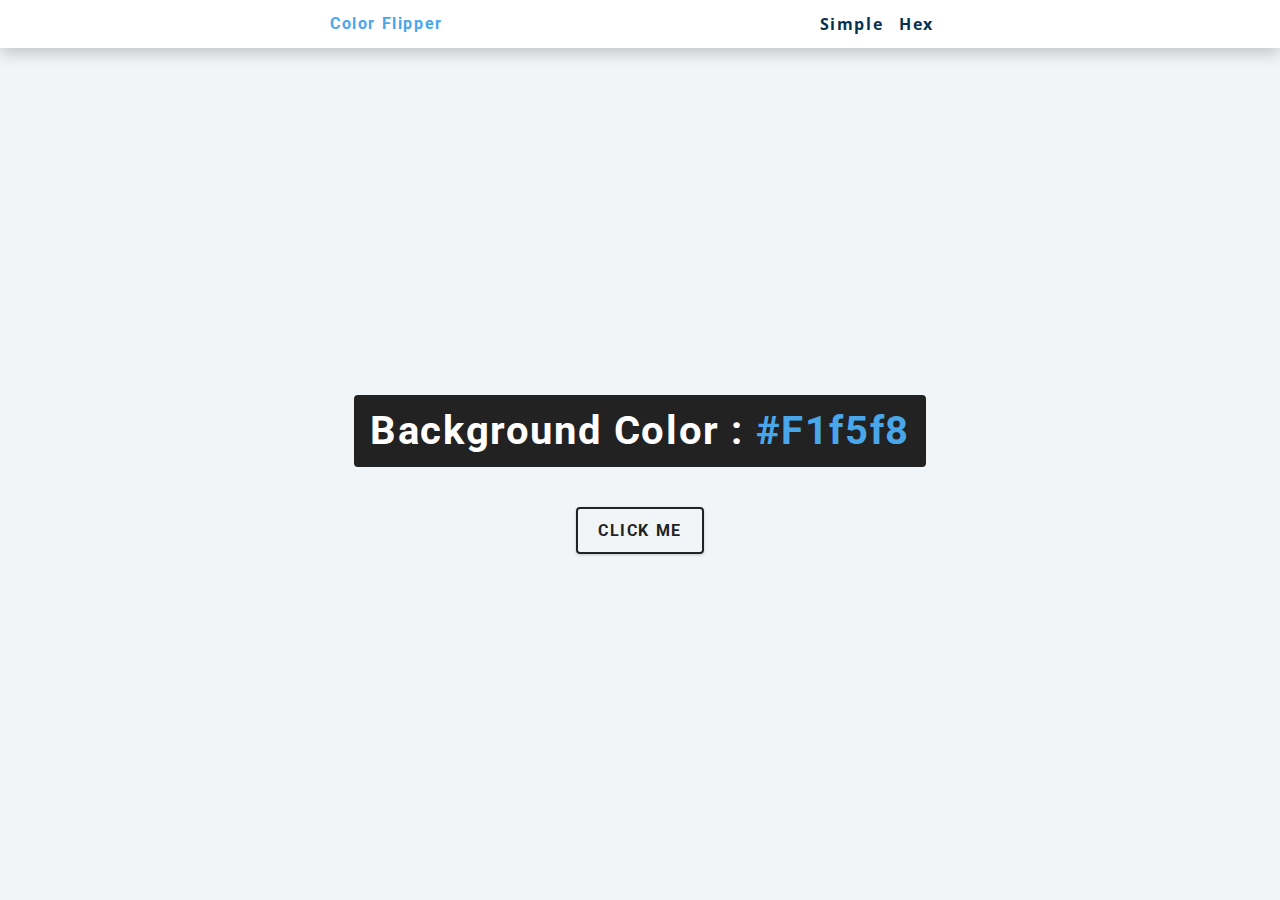
<file: 01-color-changer/index.html>
<!DOCTYPE html>
<html lang="en">
  <head>
    <meta charset="UTF-8" />
    <meta name="viewport" content="width=device-width, initial-scale=1.0" />
    <title>Color Flipper || Simple</title>

    <!-- styles -->
    <link rel="stylesheet" href="styles.css" />
  </head>
  <body>
    <nav>
      <div class="nav-center">
        <h4>Color flipper</h4>
        <ul class="nav-links">
          <li><a href="index.html">Simple</a></li>
          <li><a href="hex.html">Hex</a></li>
        </ul>
      </div>
    </nav>

    <main>
      <div class="container">
        <h2>background color : <span class="color">#f1f5f8</span></h2>
        <button class="btn btn-hero" id="btn">Click Me</button>
      </div>
    </main>

    <!-- javascript -->
    <script src="app.js"></script>
  </body>
</html>
</file>
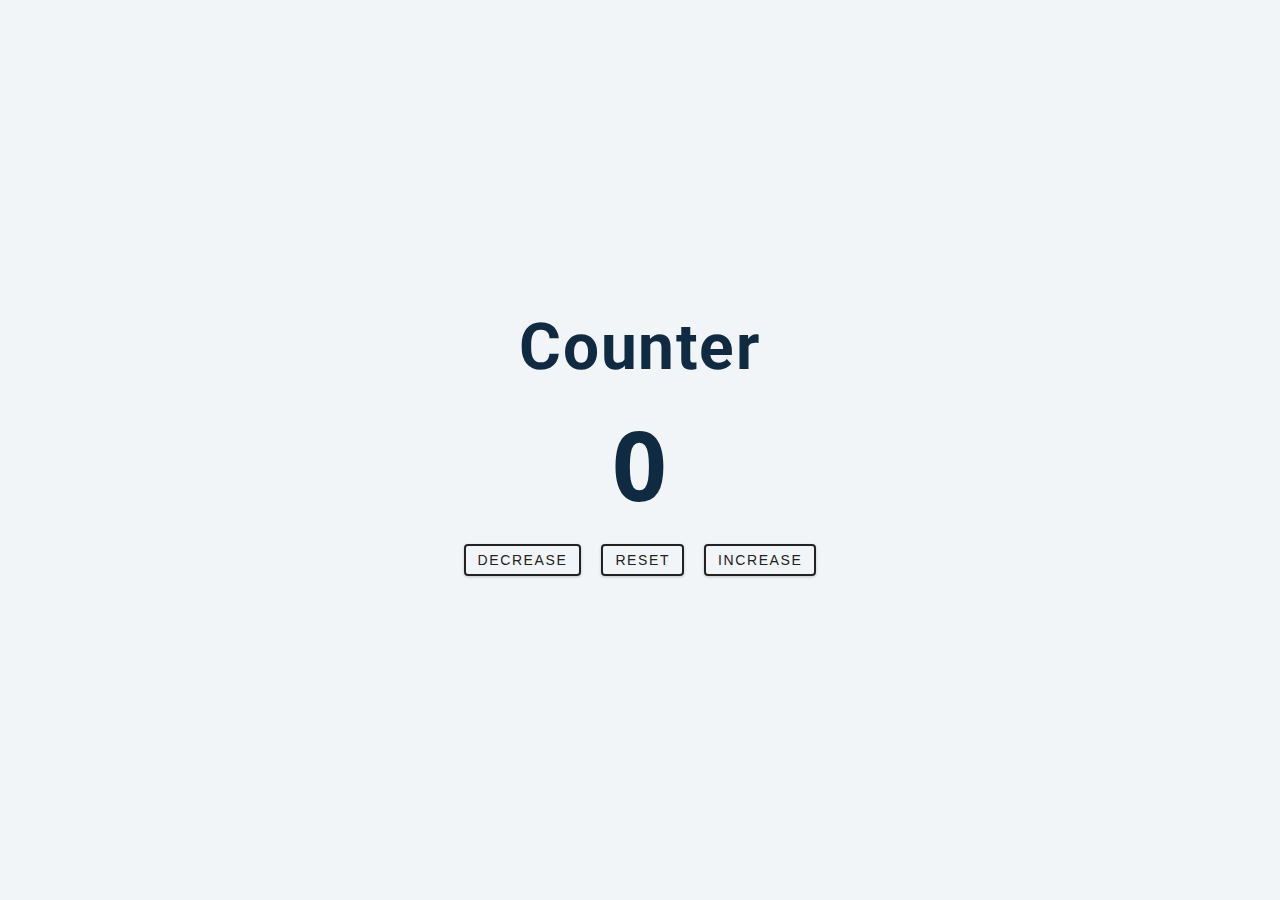
<file: 02-counter/index.html>
<!DOCTYPE html>
<html lang="en">
  <head>
    <meta charset="UTF-8" />
    <meta name="viewport" content="width=device-width, initial-scale=1.0" />
    <title>Counter</title>

    <!-- styles -->
    <link rel="stylesheet" href="styles.css" />
  </head>
  <body>
    <main>
      <div class="container">
        <h1>Counter</h1>
        <span id="value">0</span>
        <div class="button-container">
          <button class="btn decrease">decrease</button>
          <button class="btn reset">reset</button>
          <button class="btn increase">increase</button>
        </div>
      </div>
    </main>
    <!-- javascript -->
    <script src="app.js"></script>
  </body>
</html>
</file>
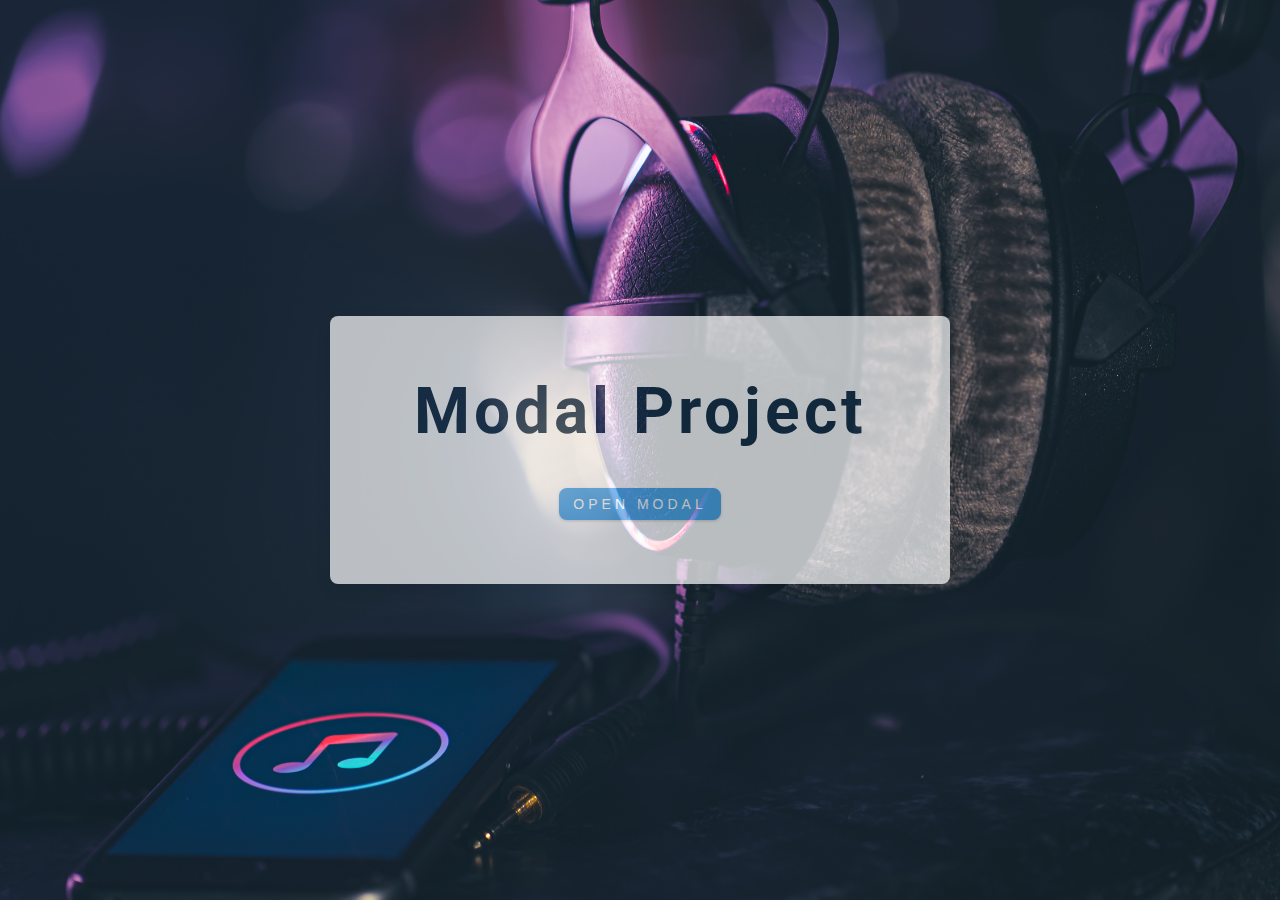
<file: 06-modal/index.html>
<!DOCTYPE html>
<html lang="en">
  <head>
    <meta charset="UTF-8" />
    <meta name="viewport" content="width=device-width, initial-scale=1.0" />
    <title>Modal</title>
    <!-- font-awesome -->
    <link
      rel="stylesheet"
      href="https://cdnjs.cloudflare.com/ajax/libs/font-awesome/5.14.0/css/all.min.css"
    />
    <!-- styles -->
    <link rel="stylesheet" href="styles.css" />
  </head>
  <body>
    <header class="hero">
      <div class="banner">
        <h1>Modal Project</h1>
        <button class="btn modal-btn">
          open modal
        </button>
      </div>
    </header>

    <!-- end  -->
    <div class="modal-overlay">
      <div class="modal-container">
        <h1>Modal Content</h1>
        <button class="close-btn">
          <i class="fas fa-times"></i>
        </button>
      </div>
    </div>
    <!-- javascript -->
    <script src="app.js"></script>
  </body>
</html>
</file>
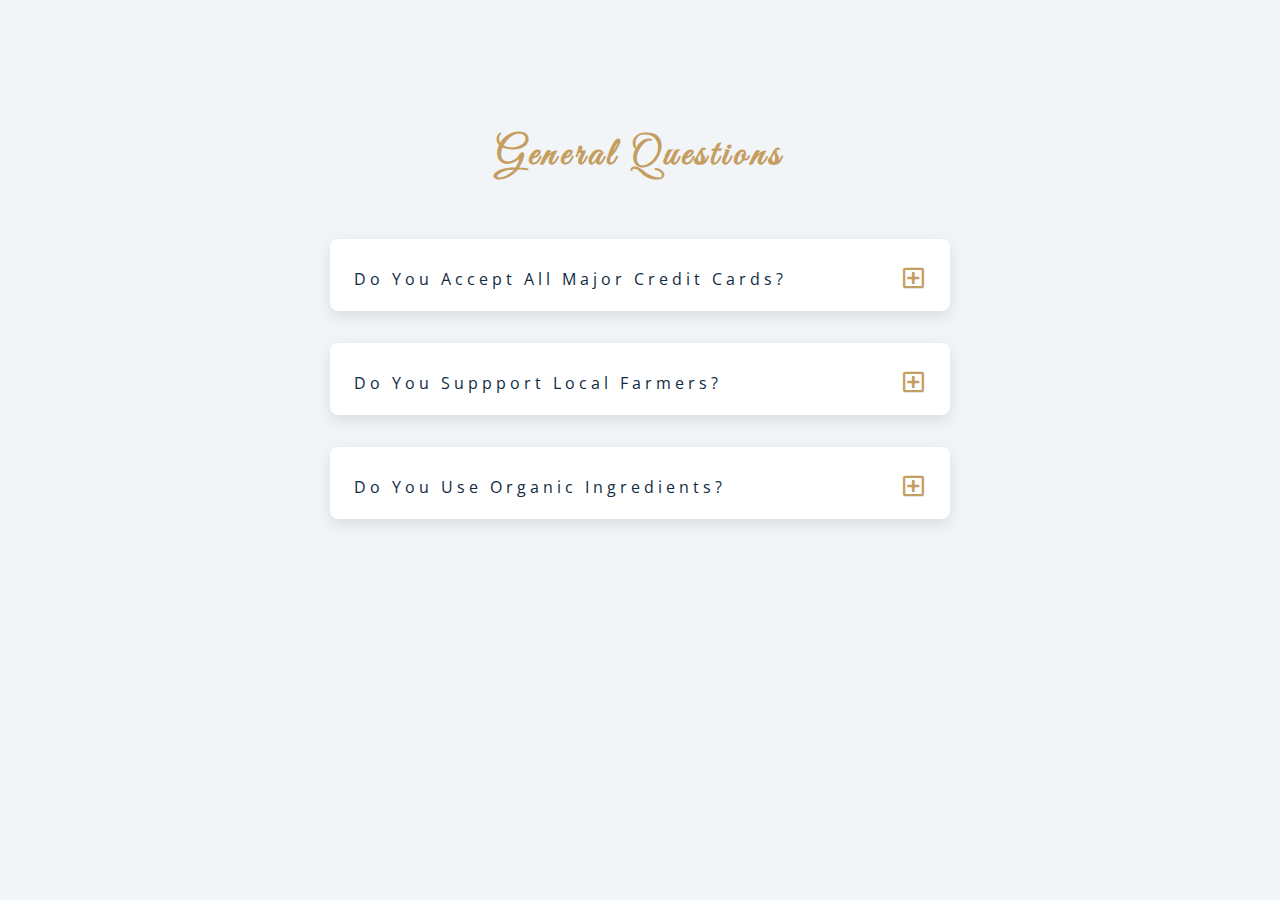
<file: 07-questions/index.html>
<!DOCTYPE html>
<html lang="en">
  <head>
    <meta charset="UTF-8" />
    <meta name="viewport" content="width=device-width, initial-scale=1.0" />
    <title>Q & A</title>
    <!-- font-awesome -->
    <link rel="stylesheet" href="https://cdnjs.cloudflare.com/ajax/libs/font-awesome/5.14.0/css/all.min.css" />
    <!-- extra fonts -->
    <link
      href="https://fonts.googleapis.com/css?family=Great+Vibes&display=swap"
      rel="stylesheet"
    />
    <!-- styles -->
    <link rel="stylesheet" href="styles.css" />
  </head>
  <body>
      <section class="questions">
        <!-- title -->
        <div class="title">
          <h2>general questions</h2>
        </div>
        <!-- questions -->
        <div class="section-center">
          <!-- single question -->
          <article class="question">
            <!-- question title -->
            <div class="question-title">
              <p>do you accept all major credit cards?</p>
              <button type="button" class="question-btn">
                <span class="plus-icon">
                  <i class="far fa-plus-square"></i>
                </span>
                <span class="minus-icon">
                  <i class="far fa-minus-square"></i>
                </span>
              </button>
            </div>
            <!-- question text -->
            <div class="question-text">
              <p>
                Lorem ipsum dolor sit amet, consectetur adipisicing elit. Est
                dolore illo dolores quia nemo doloribus quaerat, magni numquam
                repellat reprehenderit.
              </p>
            </div>
          </article>
          <!-- end of single question -->
          <!-- single question -->
          <article class="question">
            <!-- question title -->
            <div class="question-title">
              <p>do you suppport local farmers?</p>
              <button type="button" class="question-btn">
                <span class="plus-icon">
                  <i class="far fa-plus-square"></i>
                </span>
                <span class="minus-icon">
                  <i class="far fa-minus-square"></i>
                </span>
              </button>
            </div>
            <!-- question text -->
            <div class="question-text">
              <p>
                Lorem ipsum dolor sit amet, consectetur adipisicing elit. Est
                dolore illo dolores quia nemo doloribus quaerat, magni numquam
                repellat reprehenderit.
              </p>
            </div>
          </article>
          <!-- end of single question -->
          <!-- single question -->
          <article class="question">
            <!-- question title -->
            <div class="question-title">
              <p>do you use organic ingredients?</p>
              <!-- button -->
              <button type="button" class="question-btn">
                <span class="plus-icon">
                  <i class="far fa-plus-square"></i>
                </span>
                <span class="minus-icon">
                  <i class="far fa-minus-square"></i>
                </span>
              </button>
            </div>
            <!-- question text -->
            <div class="question-text">
              <p>
                Lorem ipsum dolor sit amet, consectetur adipisicing elit. Est
                dolore illo dolores quia nemo doloribus quaerat, magni numquam
                repellat reprehenderit.
              </p>
            </div>
          </article>
          <!-- end of single question -->
      </section>
    </main>
    <!-- javascript -->
    <script src="app.js"></script>
  </body>
</html>
</file>
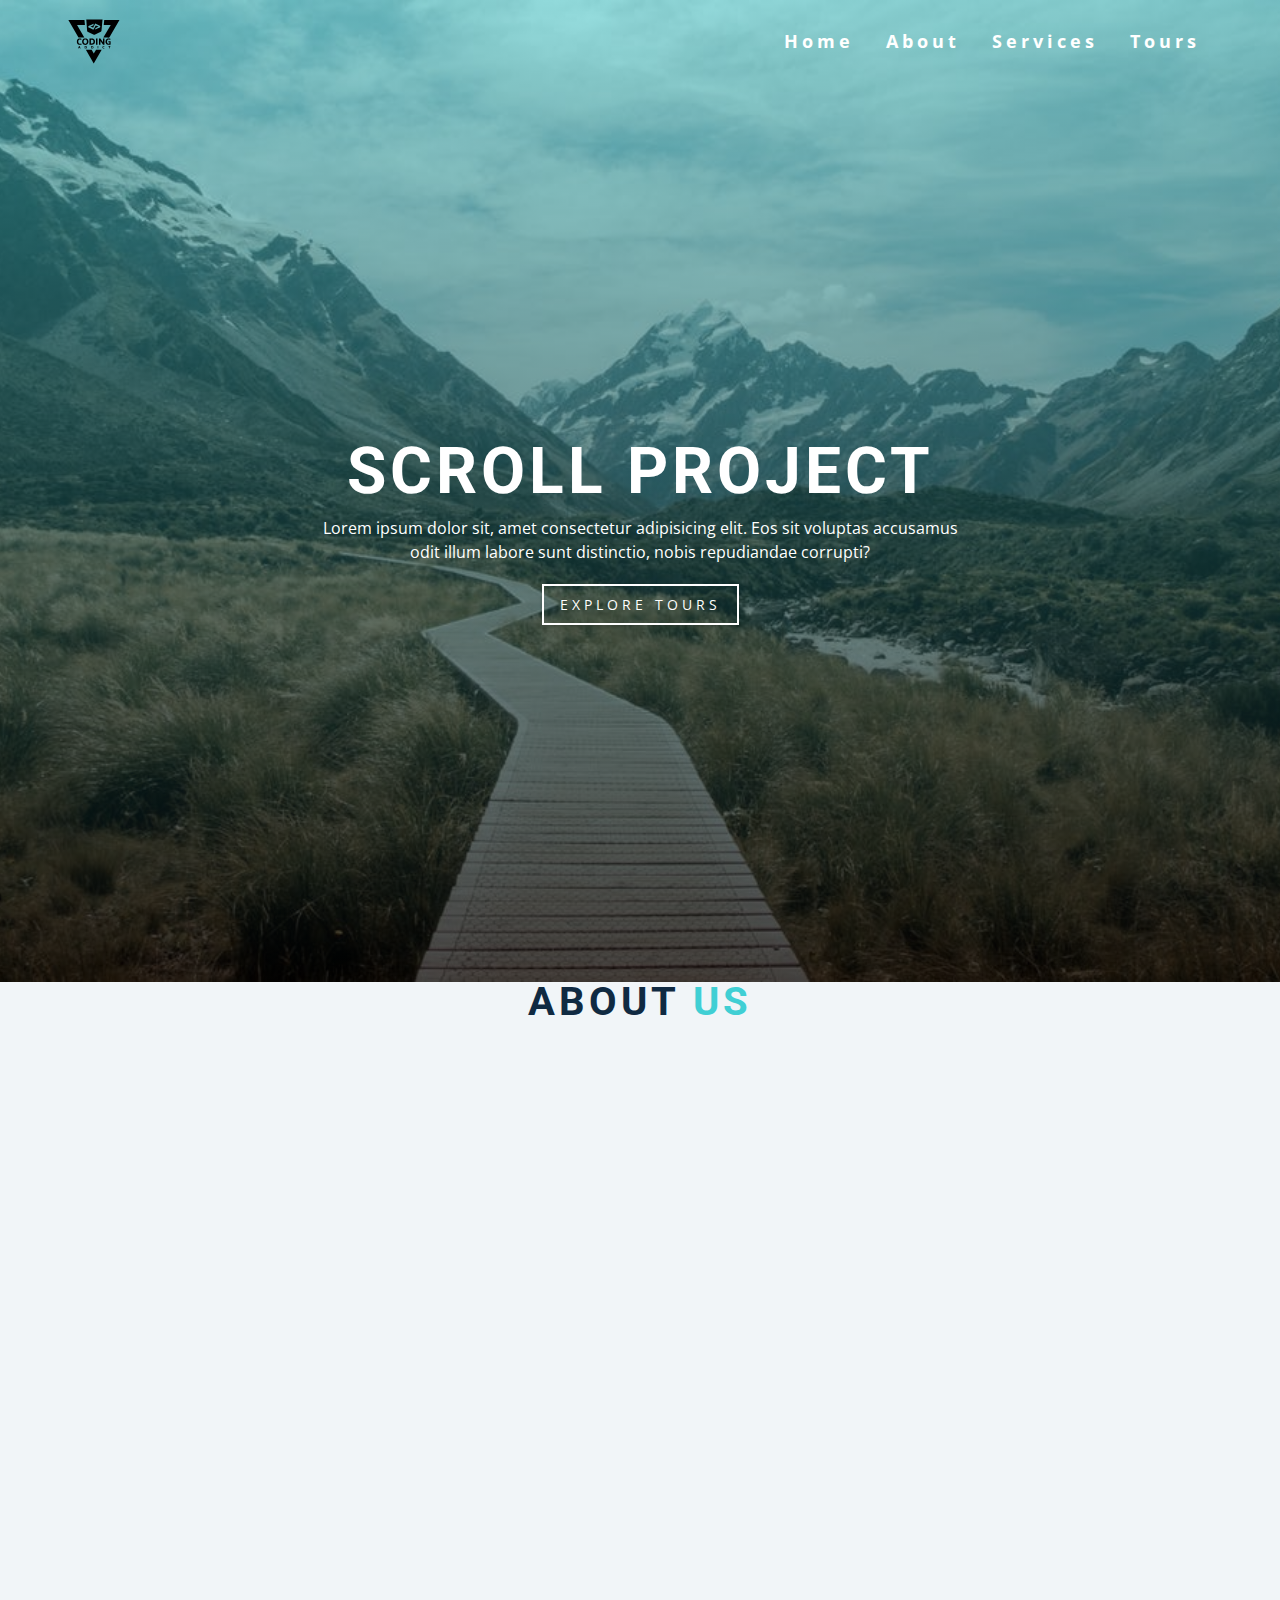
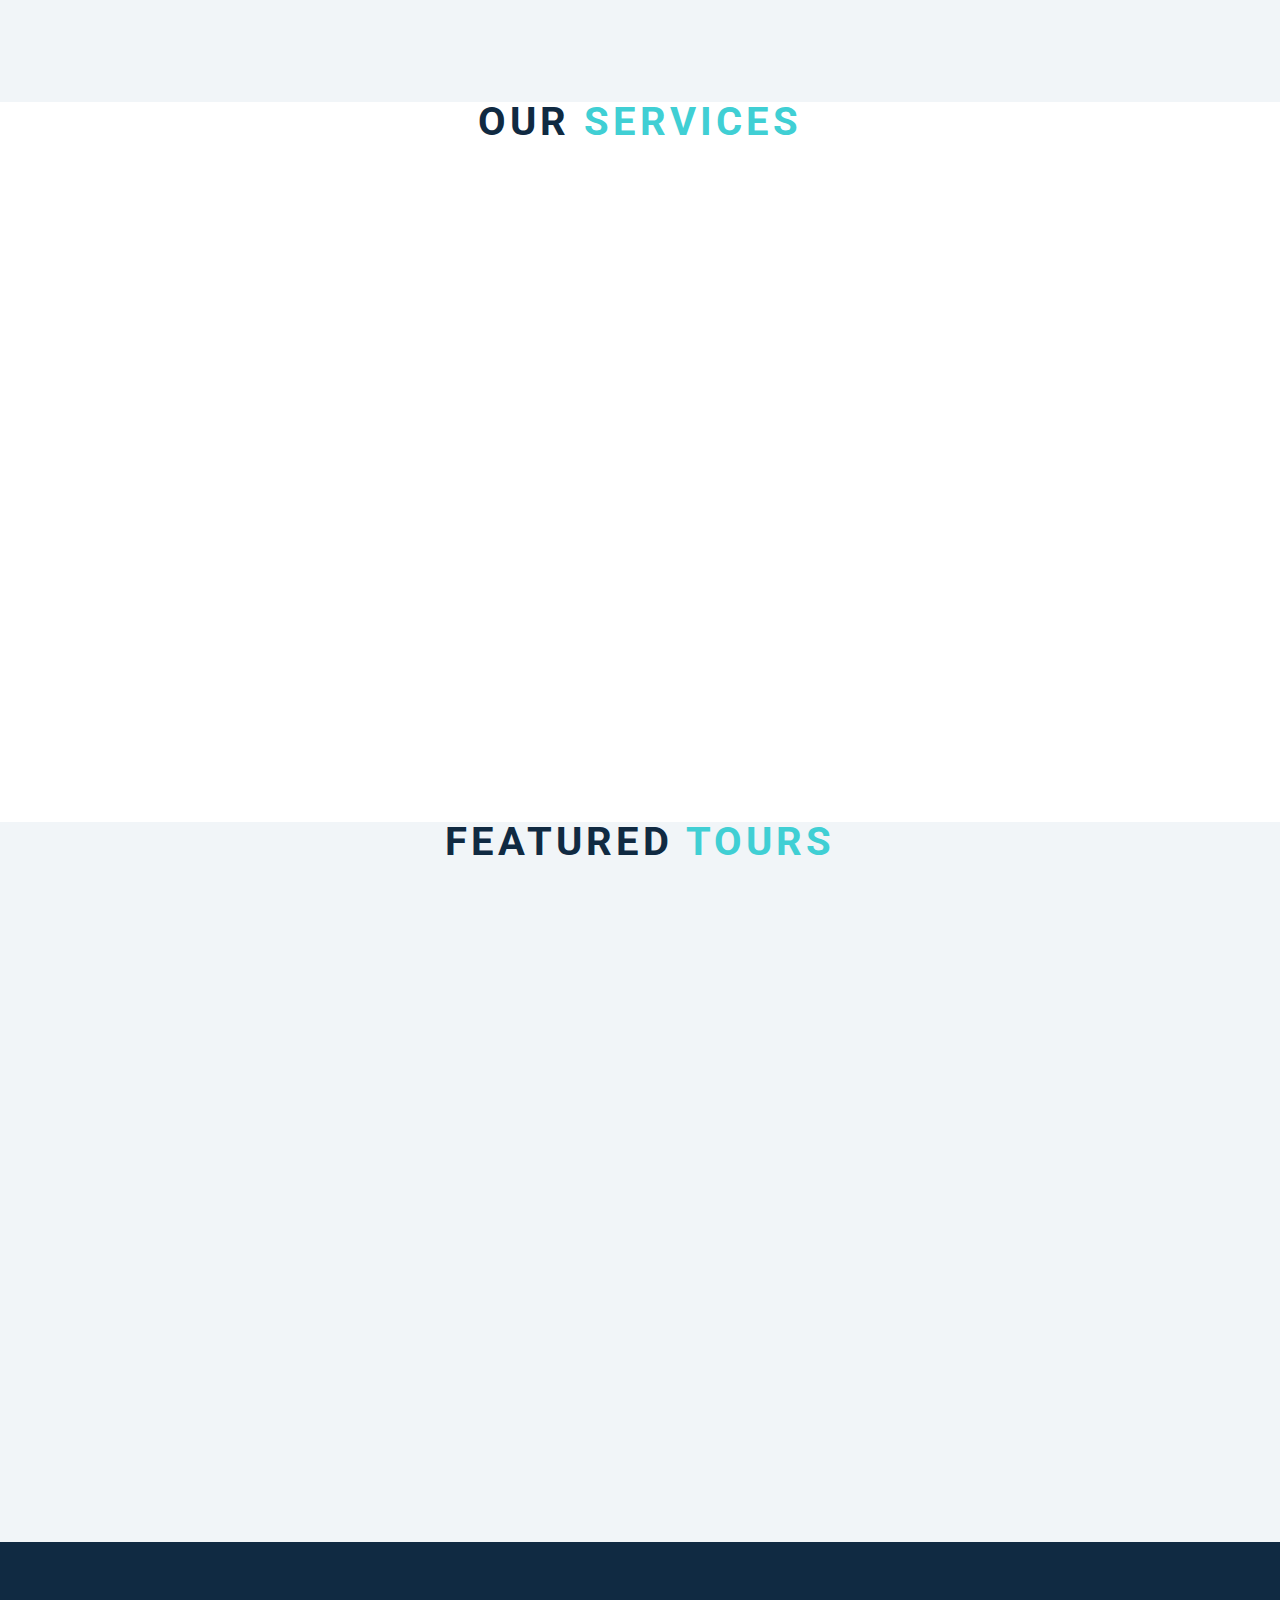
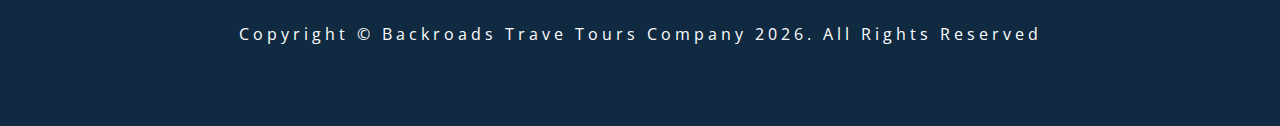
<file: 10-scroll/index.html>
<!DOCTYPE html>
<html lang="en">

<head>
  <meta charset="UTF-8" />
  <meta name="viewport" content="width=device-width, initial-scale=1.0" />
  <title>Scroll</title>
  <!-- font-awesome -->
  <link rel="stylesheet" href="https://cdnjs.cloudflare.com/ajax/libs/font-awesome/5.14.0/css/all.min.css" />
  <!-- styles -->
  <link rel="stylesheet" href="styles.css" />
</head>

<body>
  <!-- header -->
  <header id="home">
    <!-- nav -->
    <nav id="nav">
      <div class="nav-center">
        <!-- nav header -->
        <div class="nav-header">
          <img src="./logo.svg" alt="logo" class="logo" />
          <button class="nav-toggle">
            <i class="fas fa-bars"></i>
          </button>
        </div>

        <div class="links-container">
          <ul class="links">
            <li>
              <a href="#home" class="scroll-link">home</a>
            </li>
            <li>
              <a href="#about" class="scroll-link">about</a>
            </li>
            <li>
              <a href="#services" class="scroll-link">services</a>
            </li>
            <li>
              <a href="#tours" class="scroll-link">tours</a>
            </li>
          </ul>
        </div>
      </div>
    </nav>
    <!-- banner -->
    <div class="banner">
      <div class="container">
        <h1>SCROLL PROJECT</h1>
        <p>Lorem ipsum dolor sit, amet consectetur adipisicing elit. Eos sit voluptas accusamus odit illum labore sunt
          distinctio, nobis repudiandae corrupti?</p>
        <a href="#tours" class="scroll-link btn btn-white">Explore Tours</a>
      </div>
    </div>

  </header>

  <!-- about -->
  <section id="about" class="section">
    <div class="title">
      <h2>about <span>us</span></h2>
    </div>
  </section>

  <!-- services -->
  <section id="services" class="section">
    <div class="title">
      <h2>our <span>services</span></h2>
    </div>
  </section>

  <!-- tours -->
  <section id="tours" class="section">
    <div class="title">
      <h2>featured <span>tours</span></h2>
    </div>
  </section>

  <!-- footer -->
  <footer class="section">
    <p>copyright &copy; backroads trave tours company <span id="date"></span>. all rights reserved</p>
  </footer>

  <a class="scroll-link top-link" href="#home">
    <i class="fas fa-arrow-up"></i>
  </a>
  <!-- javascript -->
  <script src="app.js"></script>
</body>

</html>
</file>
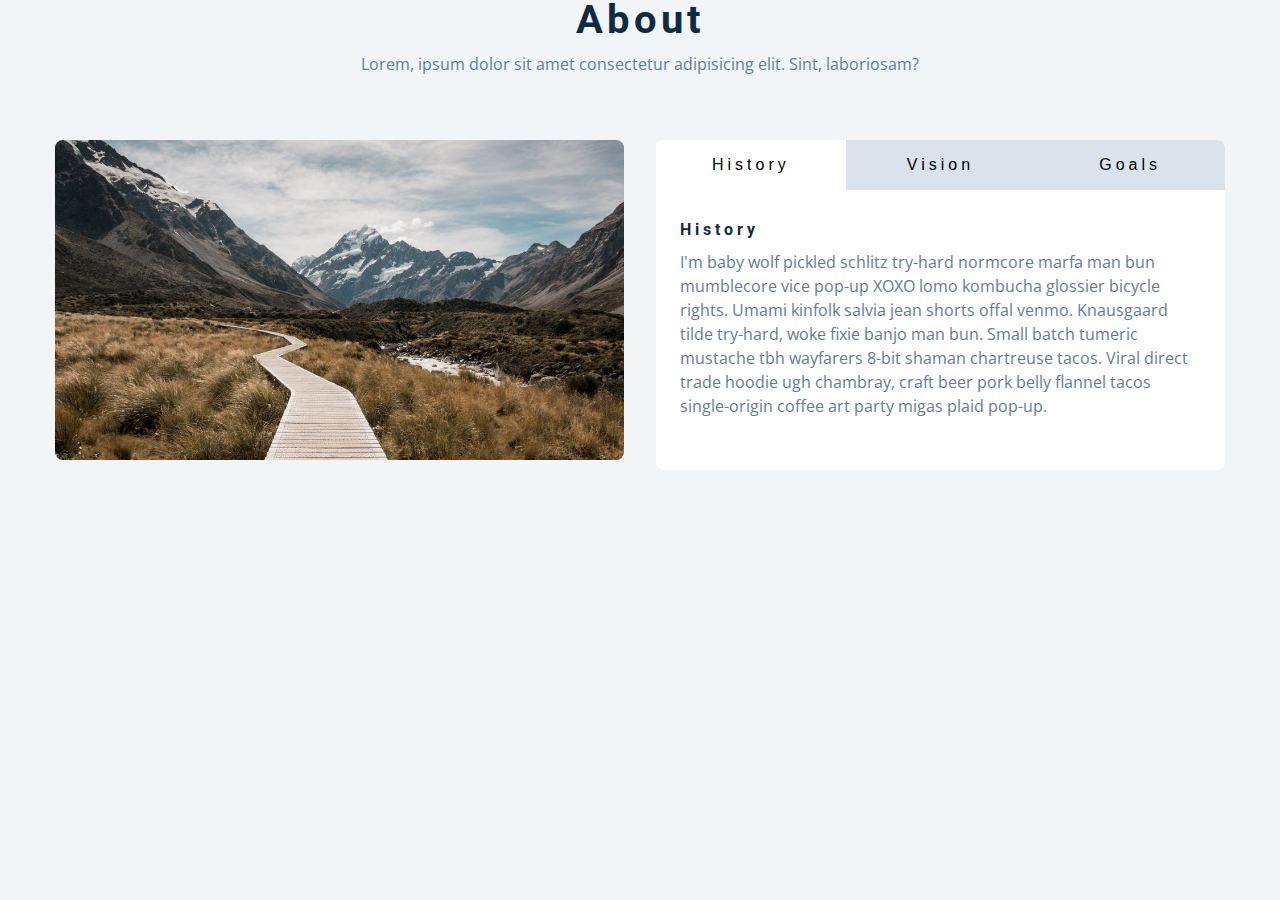
<file: 11-tabs/index.html>
<!DOCTYPE html>
<html lang="en">

<head>
  <meta charset="UTF-8" />
  <meta name="viewport" content="width=device-width, initial-scale=1.0" />
  <title>Tabs</title>

  <!-- styles -->
  <link rel="stylesheet" href="styles.css" />
</head>

<body>

  <section>
    <div class="title">
      <h2>About</h2>
      <p>Lorem, ipsum dolor sit amet consectetur adipisicing elit. Sint, laboriosam?</p>
    </div>

    <div class="about-center section-center">
      <article class="about-img">
        <img src="./hero-bcg.jpeg" alt="about picture">
      </article>
      <article class="about">
        <!-- btn container -->
        <div class="btn-container">
          <button class="tab-btn active" data-id="history">history</button>
          <button class="tab-btn" data-id="vision">vision</button>
          <button class="tab-btn" data-id="goals">goals</button>
        </div>

        <div class="about-content">
          <!-- start  -->
          <div class="content active" id="history">
            <h4>history</h4>
            <!-- history -->
            <p>
              I'm baby wolf pickled schlitz try-hard normcore marfa man bun mumblecore vice
              pop-up XOXO lomo kombucha glossier bicycle rights. Umami kinfolk salvia jean
              shorts offal venmo. Knausgaard tilde try-hard, woke fixie banjo man bun. Small
              batch tumeric mustache tbh wayfarers 8-bit shaman chartreuse tacos. Viral
              direct trade hoodie ugh chambray, craft beer pork belly flannel tacos
              single-origin coffee art party migas plaid pop-up.
            </p>
          </div>
          <!-- end -->
          <!-- start  -->
          <div class="content" id="vision">
            <h4>vision</h4>
            <!-- vision -->
            <p>
              Man bun PBR&B keytar copper mug prism, hell of helvetica. Synth crucifix offal
              deep v hella biodiesel. Church-key listicle polaroid put a bird on it
              chillwave palo santo enamel pin, tattooed meggings franzen la croix cray.
              Retro yr aesthetic four loko tbh helvetica air plant, neutra palo santo tofu
              mumblecore. Hoodie bushwick pour-over jean shorts chartreuse shabby chic. Roof
              party hammock master cleanse pop-up truffaut, bicycle rights skateboard
              affogato readymade sustainable deep v live-edge schlitz narwhal.
            </p>
            <ul>
              <li>list item</li>
              <li>list item</li>
              <li>list item</li>
            </ul>
          </div>
          <!-- end -->
          <!-- start  -->
          <div class="content" id="goals">
            <h4>goals</h4>
            <!-- goals -->
            <p>
              Chambray authentic truffaut, kickstarter brunch taxidermy vape heirloom four
              dollar toast raclette shoreditch church-key. Poutine etsy tote bag, cred
              fingerstache leggings cornhole everyday carry blog gastropub. Brunch biodiesel
              sartorial mlkshk swag, mixtape hashtag marfa readymade direct trade man braid
              cold-pressed roof party. Small batch adaptogen coloring book heirloom.
              Letterpress food truck hammock literally hell of wolf beard adaptogen everyday
              carry. Dreamcatcher pitchfork yuccie, banh mi salvia venmo photo booth quinoa
              chicharrones.
            </p>
          </div>
          <!-- end -->

        </div>
      </article>


    </div>
  </section>



  <!-- javascript -->
  <script src="app.js"></script>
</body>

</html>
</file>
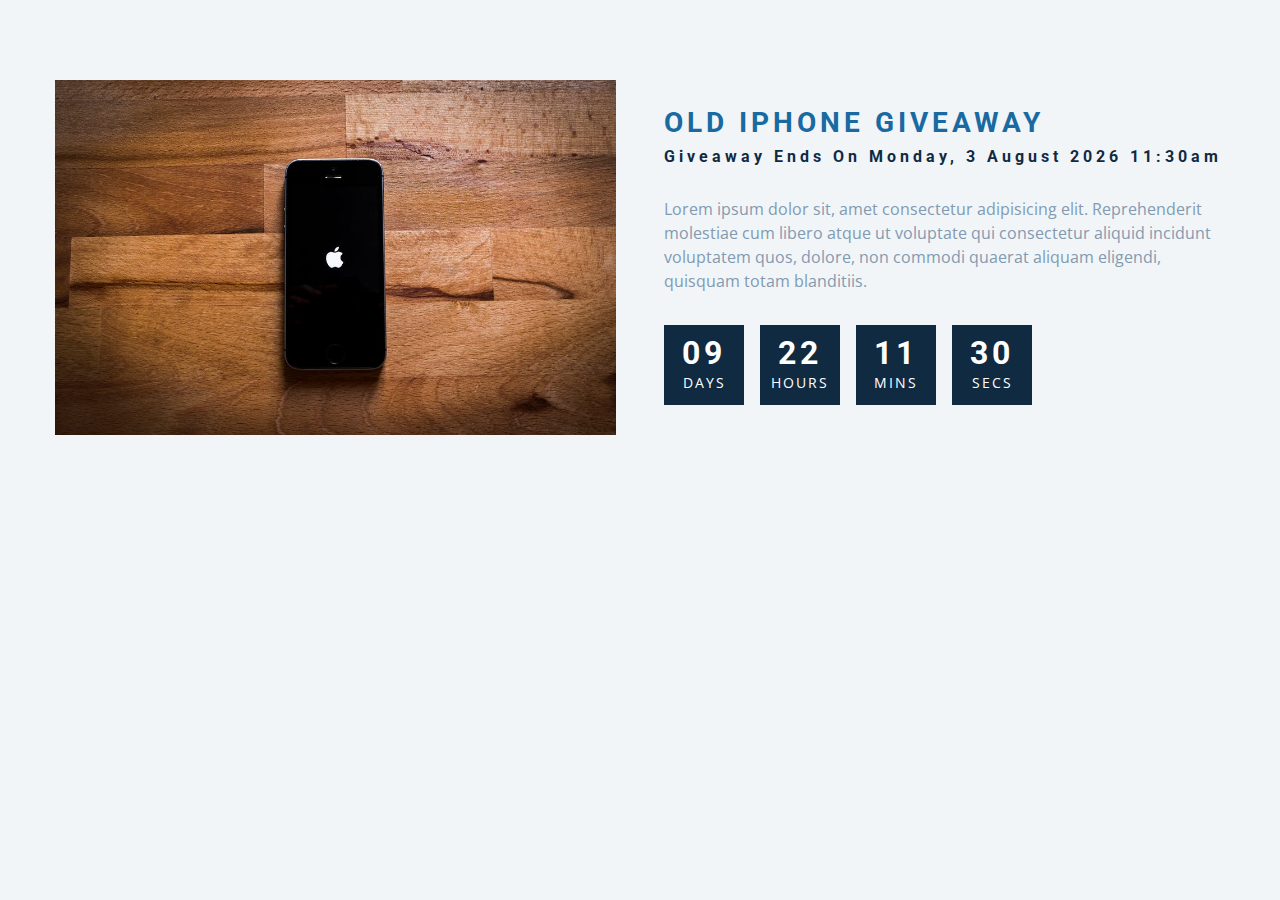
<file: 12-countdown-timer/index.html>
<!DOCTYPE html>
<html lang="en">

<head>
  <meta charset="UTF-8" />
  <meta name="viewport" content="width=device-width, initial-scale=1.0" />
  <title>Countdown</title>

  <!-- styles -->
  <link rel="stylesheet" href="styles.css" />
</head>

<body>
  <section class="section-center">
    <!-- image -->
    <article class="gift-img">
      <img src="./gift.jpeg" alt="gift" />
    </article>
    <!-- info -->
    <article class="gift-info">
      <h3>old iphone giveaway</h3>
      <h4 class="giveaway">
        giveaway ends on Sunday, 24 April 2020, 8:00am
      </h4>
      <p>
        Lorem ipsum dolor sit, amet consectetur adipisicing elit.
        Reprehenderit molestiae cum libero atque ut voluptate qui consectetur
        aliquid incidunt voluptatem quos, dolore, non commodi quaerat aliquam
        eligendi, quisquam totam blanditiis.
      </p>
      <div class="deadline">
        <!-- days -->
        <div class="deadline-format">
          <div>
            <h4 class="days">34</h4>
            <span>days</span>
          </div>
        </div>
        <!-- end of days -->
        <!-- days -->
        <div class="deadline-format">
          <div>
            <h4 class="hours">34</h4>
            <span>hours</span>
          </div>
        </div>
        <!-- end of days -->
        <!-- minutes -->
        <div class="deadline-format">
          <div>
            <h4 class="minutes">34</h4>
            <span>mins</span>
          </div>
        </div>
        <!-- end of days -->
        <!-- minutes -->
        <div class="deadline-format">
          <div>
            <h4 class="seconds">34</h4>
            <span>secs</span>
          </div>
        </div>
        <!-- end of days -->
      </div>
    </article>
  </section>
  <!-- javascript -->
  <script src="app.js"></script>
</body>

</html>
</file>
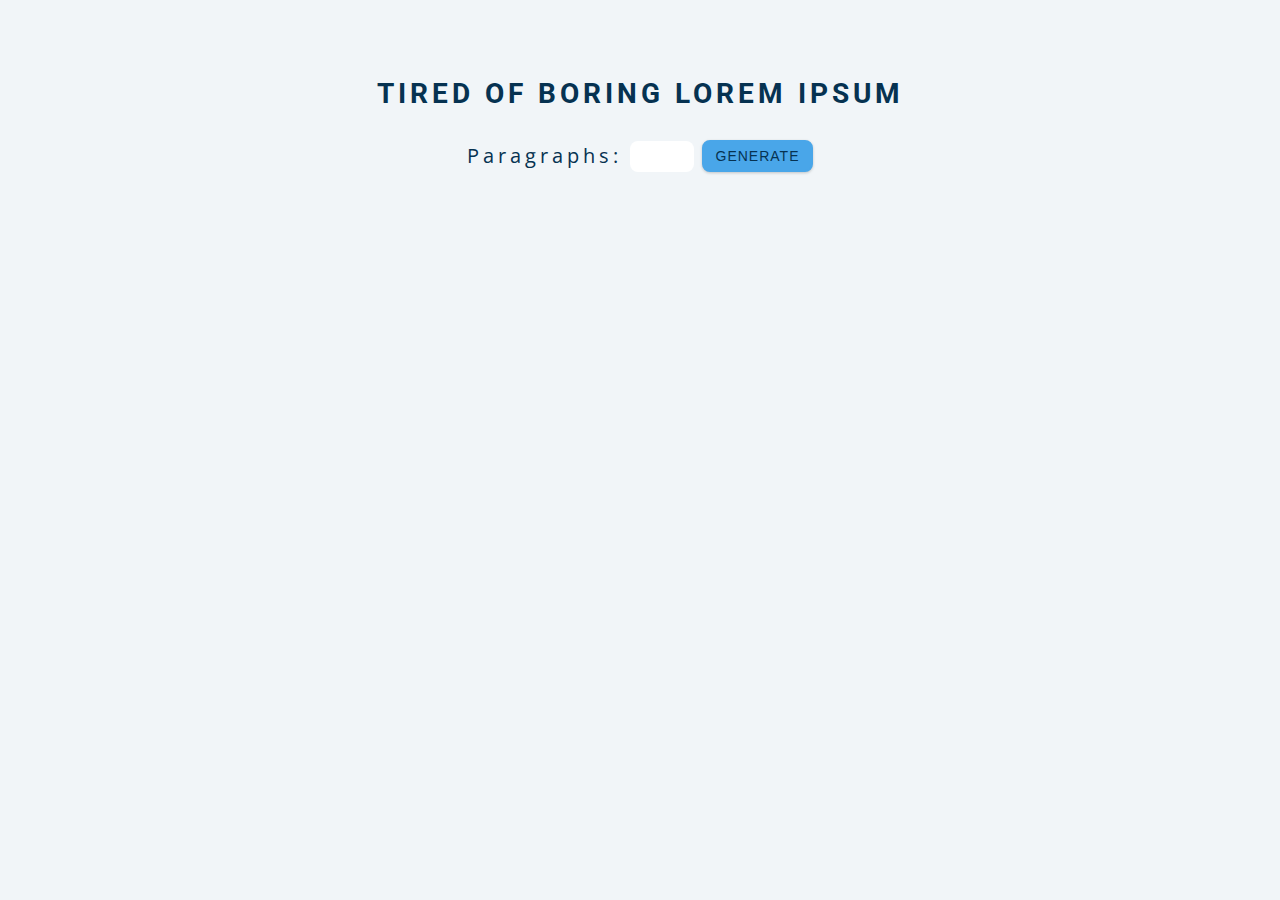
<file: 13-lorem-ipsum/index.html>
<!DOCTYPE html>
<html lang="en">
  <head>
    <meta charset="UTF-8" />
    <meta name="viewport" content="width=device-width, initial-scale=1.0" />
    <title>Lorem Ipsum</title>

    <!-- styles -->
    <link rel="stylesheet" href="styles.css" />
  </head>
  <body>
    <section class="section-center">
      <h3>tired of boring lorem ipsum</h3>
      <form class="lorem-form">
        <label for="amount">paragraphs:</label>
        <input type="number" name="amount" id="amount">
        <button type="submit" class="btn">generate</button>
      </form>
      <article class="lorem-text">

      </article>
    </section>
    <!-- javascript -->
    <script src="app.js"></script>
  </body>
</html>
</file>
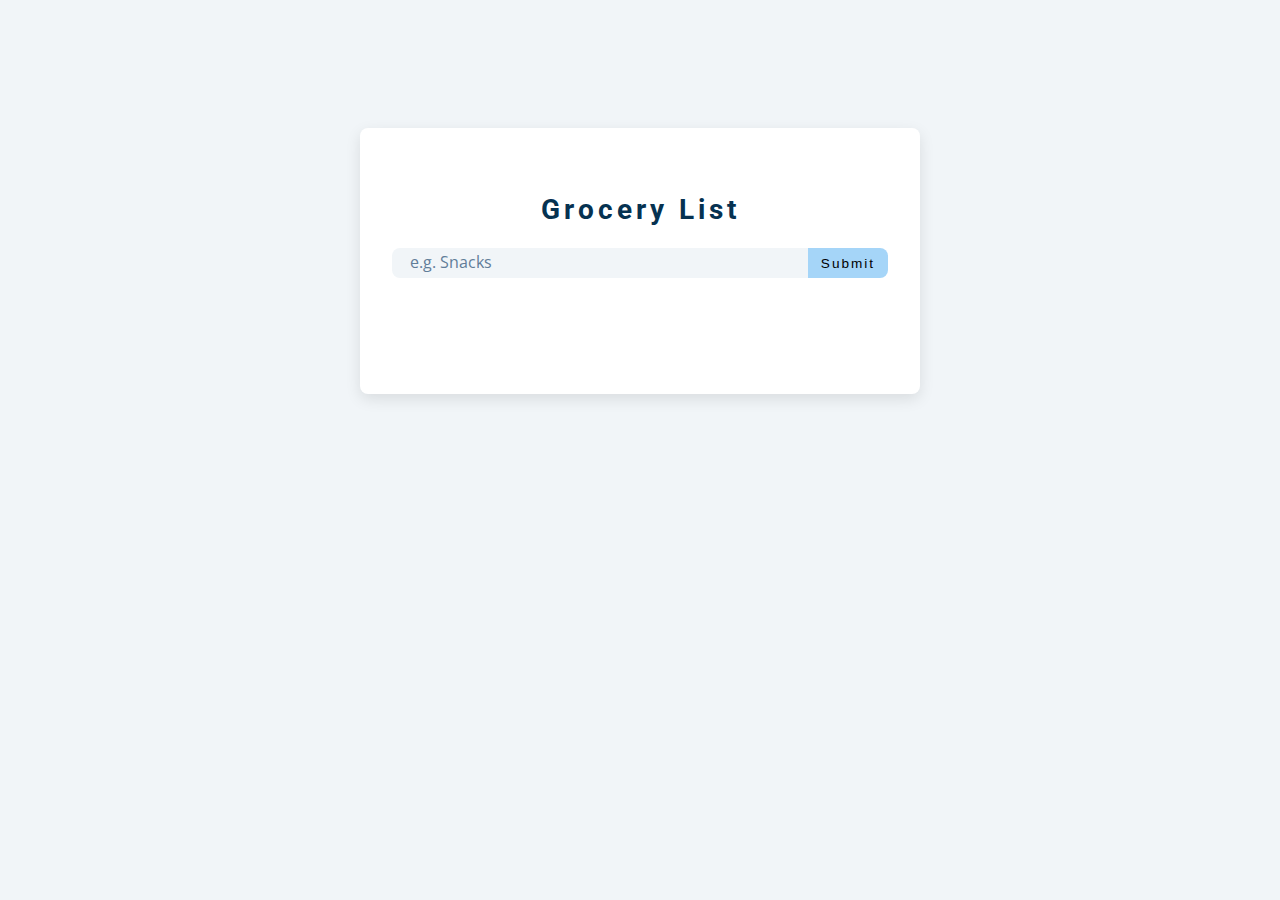
<file: 14-grocery-bud/index.html>
<!DOCTYPE html>
<html lang="en">

<head>
  <meta charset="UTF-8" />
  <meta name="viewport" content="width=device-width, initial-scale=1.0" />
  <title>Grocery Bud</title>
  <!-- font-awesome -->
  <link rel="stylesheet" href="https://cdnjs.cloudflare.com/ajax/libs/font-awesome/5.14.0/css/all.min.css" />
  <!-- styles -->
  <link rel="stylesheet" href="styles.css" />
</head>

<body>

  <section class="section-center">
    <!-- form -->
    <form class="grocery-form">
      <p class="alert"></p>
      <h3>grocery List</h3>
      <div class="form-control">
        <input type="text" id="grocery" placeholder="e.g. Snacks">
        <button type="submit" class="submit-btn">submit</button>
      </div>
    </form>

    <!-- list -->
    <div class="grocery-container">
      <div class="grocery-list">
        <article class="grocery-item">

        </article>
      </div>
      <!-- clear button -->
      <button type="button" class="clear-btn">clear items</button>
    </div>
  </section>



  <!-- javascript -->
  <script src="app.js"></script>
</body>

</html>
</file>
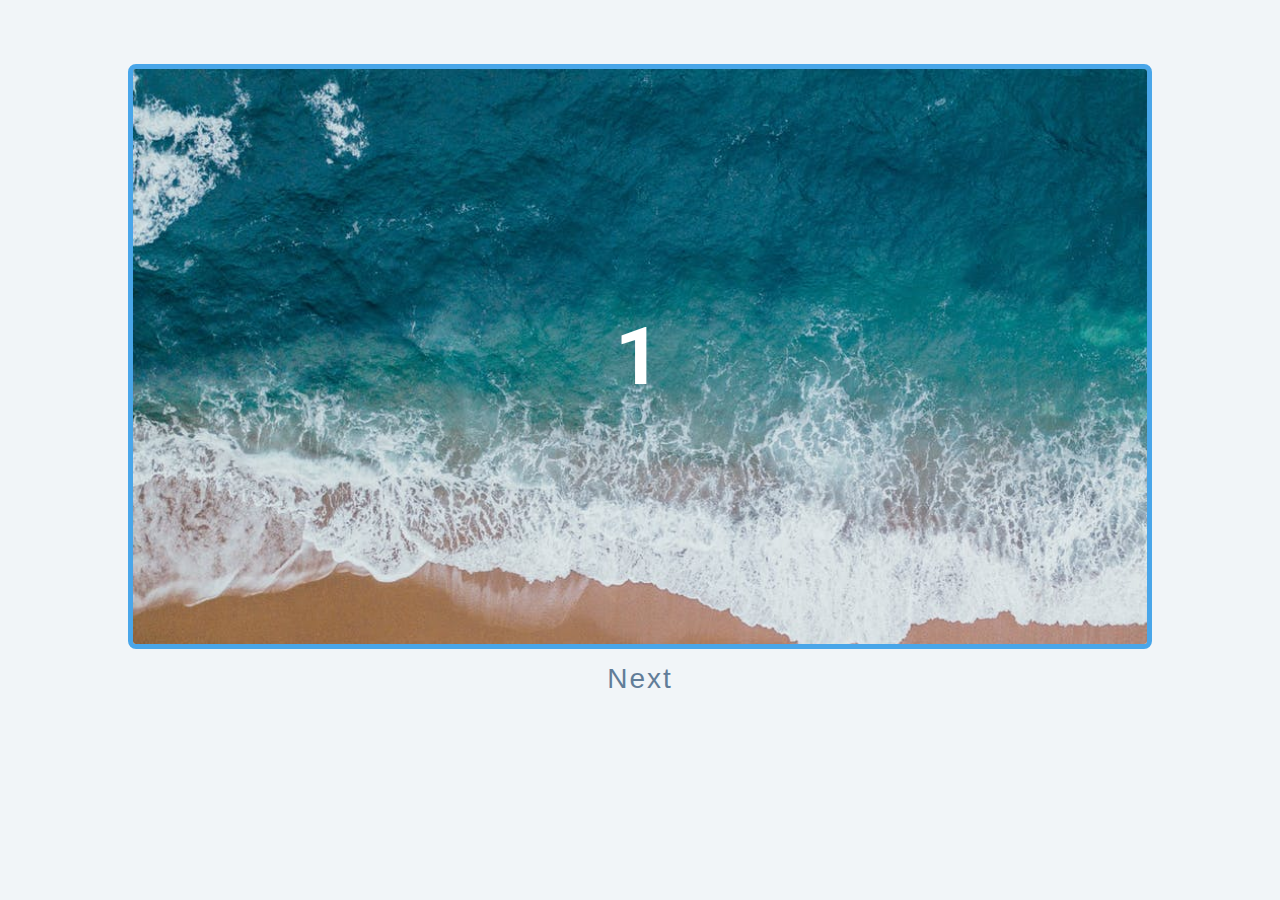
<file: 15-slider/index.html>
<!DOCTYPE html>
<html lang="en">

<head>
  <meta charset="UTF-8" />
  <meta name="viewport" content="width=device-width, initial-scale=1.0" />
  <title>Slider</title>

  <!-- styles -->
  <link rel="stylesheet" href="styles.css" />
</head>

<body>
  <div class="slider-container">
    
    <div class="slide">
      <img src="./img-1.jpeg" class="slide-img" alt="">
      <h1>1</h1>
    </div>
    <div class="slide">
     <img src="./img-2.jpeg" class="slide-img" alt=""> 
      <h1>2</h1>
    </div>
    <div class="slide">
      <img src="./item-1.jpeg" class="slide-img" alt=""> 
      <h1>3</h1>
    </div>
    <div class="slide">
      <img src="./person-1.jpeg" class="person-img" alt="">
      <h4>Marinette Dupain</h4>
      <h1>4</h1>
    </div>
  </div>

  <div class="btn-container">
    <button type="button" class="prevBtn">prev</button>
    <button type="button" class="nextBtn">next</button>
  </div>

  <!-- javascript -->
  <script src="app.js"></script>
</body>

</html>
</file>
<file: 01-color-changer/styles.css>
/*
=============== 
Fonts
===============
*/
@import url("https://fonts.googleapis.com/css?family=Open+Sans|Roboto:400,700&display=swap");

/*
=============== 
Variables
===============
*/

:root {
  /* dark shades of primary color*/
  --clr-primary-1: hsl(205, 86%, 17%);
  --clr-primary-2: hsl(205, 77%, 27%);
  --clr-primary-3: hsl(205, 72%, 37%);
  --clr-primary-4: hsl(205, 63%, 48%);
  /* primary/main color */
  --clr-primary-5: hsl(205, 78%, 60%);
  /* lighter shades of primary color */
  --clr-primary-6: hsl(205, 89%, 70%);
  --clr-primary-7: hsl(205, 90%, 76%);
  --clr-primary-8: hsl(205, 86%, 81%);
  --clr-primary-9: hsl(205, 90%, 88%);
  --clr-primary-10: hsl(205, 100%, 96%);
  /* darkest grey - used for headings */
  --clr-grey-1: hsl(209, 61%, 16%);
  --clr-grey-2: hsl(211, 39%, 23%);
  --clr-grey-3: hsl(209, 34%, 30%);
  --clr-grey-4: hsl(209, 28%, 39%);
  /* grey used for paragraphs */
  --clr-grey-5: hsl(210, 22%, 49%);
  --clr-grey-6: hsl(209, 23%, 60%);
  --clr-grey-7: hsl(211, 27%, 70%);
  --clr-grey-8: hsl(210, 31%, 80%);
  --clr-grey-9: hsl(212, 33%, 89%);
  --clr-grey-10: hsl(210, 36%, 96%);
  --clr-white: #fff;
  --clr-red-dark: hsl(360, 67%, 44%);
  --clr-red-light: hsl(360, 71%, 66%);
  --clr-green-dark: hsl(125, 67%, 44%);
  --clr-green-light: hsl(125, 71%, 66%);
  --clr-black: #222;
  --ff-primary: "Roboto", sans-serif;
  --ff-secondary: "Open Sans", sans-serif;
  --transition: all 0.3s linear;
  --spacing: 0.1rem;
  --radius: 0.25rem;
  --light-shadow: 0 5px 15px rgba(0, 0, 0, 0.1);
  --dark-shadow: 0 5px 15px rgba(0, 0, 0, 0.2);
  --max-width: 1170px;
  --fixed-width: 620px;
}
/*
=============== 
Global Styles
===============
*/

*,
::after,
::before {
  margin: 0;
  padding: 0;
  box-sizing: border-box;
}
body {
  font-family: var(--ff-secondary);
  background: var(--clr-grey-10);
  color: var(--clr-grey-1);
  line-height: 1.5;
  font-size: 0.875rem;
}
ul {
  list-style-type: none;
}
a {
  text-decoration: none;
}
h1,
h2,
h3,
h4 {
  letter-spacing: var(--spacing);
  text-transform: capitalize;
  line-height: 1.25;
  margin-bottom: 0.75rem;
  font-family: var(--ff-primary);
}
h1 {
  font-size: 3rem;
}
h2 {
  font-size: 2rem;
}
h3 {
  font-size: 1.25rem;
}
h4 {
  font-size: 0.875rem;
}
p {
  margin-bottom: 1.25rem;
  color: var(--clr-grey-5);
}
@media screen and (min-width: 800px) {
  h1 {
    font-size: 4rem;
  }
  h2 {
    font-size: 2.5rem;
  }
  h3 {
    font-size: 1.75rem;
  }
  h4 {
    font-size: 1rem;
  }
  body {
    font-size: 1rem;
  }
  h1,
  h2,
  h3,
  h4 {
    line-height: 1;
  }
}
/*  global classes */

/* section */
.section {
  padding: 5rem 0;
}

.section-center {
  width: 90vw;
  margin: 0 auto;
  max-width: 1170px;
}
@media screen and (min-width: 992px) {
  .section-center {
    width: 95vw;
  }
}
main {
  min-height: 100vh;
  display: grid;
  place-items: center;
}

/*
=============== 
Nav
===============
*/
nav {
  background: var(--clr-white);
  height: 3rem;
  display: grid;
  align-items: center;
  box-shadow: var(--dark-shadow);
}
.nav-center {
  width: 90vw;
  max-width: var(--fixed-width);
  margin: 0 auto;
  display: flex;
  align-items: center;
  justify-content: space-between;
}
.nav-center h4 {
  margin-bottom: 0;
  color: var(--clr-primary-5);
}
.nav-links {
  display: flex;
}
nav a {
  text-transform: capitalize;
  font-weight: 700;
  font-size: 1rem;
  color: var(--clr-primary-1);
  letter-spacing: var(--spacing);
  margin-right: 1rem;
}
nav a:hover {
  color: var(--clr-primary-5);
}
/*
=============== 
Container
===============
*/
main {
  min-height: calc(100vh - 3rem);
  
  display: grid;
  place-items: center;
}
.container {
  text-align: center;
}
.container h2 {
  background: var(--clr-black);
  color: var(--clr-white);
  padding: 1rem;
  border-radius: var(--radius);
  margin-bottom: 2.5rem;
}
.color {
  color: var(--clr-primary-5);
}
.btn-hero {
  font-family: var(--ff-primary);
  text-transform: uppercase;
  background: transparent;
  color: var(--clr-black);
  letter-spacing: var(--spacing);
  display: inline-block;
  font-weight: 700;
  transition: var(--transition);
  border: 2px solid var(--clr-black);
  cursor: pointer;
  box-shadow: 0 1px 3px rgba(0, 0, 0, 0.2);
  border-radius: var(--radius);
  font-size: 1rem;
  padding: 0.75rem 1.25rem;
}
.btn-hero:hover {
  color: var(--clr-white);
  background: var(--clr-black);
}
</file>
<file: 02-counter/styles.css>
/*
=============== 
Fonts
===============
*/
@import url("https://fonts.googleapis.com/css?family=Open+Sans|Roboto:400,700&display=swap");

/*
=============== 
Variables
===============
*/

:root {
  /* dark shades of primary color*/
  --clr-primary-1: hsl(205, 86%, 17%);
  --clr-primary-2: hsl(205, 77%, 27%);
  --clr-primary-3: hsl(205, 72%, 37%);
  --clr-primary-4: hsl(205, 63%, 48%);
  /* primary/main color */
  --clr-primary-5: hsl(205, 78%, 60%);
  /* lighter shades of primary color */
  --clr-primary-6: hsl(205, 89%, 70%);
  --clr-primary-7: hsl(205, 90%, 76%);
  --clr-primary-8: hsl(205, 86%, 81%);
  --clr-primary-9: hsl(205, 90%, 88%);
  --clr-primary-10: hsl(205, 100%, 96%);
  /* darkest grey - used for headings */
  --clr-grey-1: hsl(209, 61%, 16%);
  --clr-grey-2: hsl(211, 39%, 23%);
  --clr-grey-3: hsl(209, 34%, 30%);
  --clr-grey-4: hsl(209, 28%, 39%);
  /* grey used for paragraphs */
  --clr-grey-5: hsl(210, 22%, 49%);
  --clr-grey-6: hsl(209, 23%, 60%);
  --clr-grey-7: hsl(211, 27%, 70%);
  --clr-grey-8: hsl(210, 31%, 80%);
  --clr-grey-9: hsl(212, 33%, 89%);
  --clr-grey-10: hsl(210, 36%, 96%);
  --clr-white: #fff;
  --clr-red-dark: hsl(360, 67%, 44%);
  --clr-red-light: hsl(360, 71%, 66%);
  --clr-green-dark: hsl(125, 67%, 44%);
  --clr-green-light: hsl(125, 71%, 66%);
  --clr-black: #222;
  --ff-primary: "Roboto", sans-serif;
  --ff-secondary: "Open Sans", sans-serif;
  --transition: all 0.3s linear;
  --spacing: 0.1rem;
  --radius: 0.25rem;
  --light-shadow: 0 5px 15px rgba(0, 0, 0, 0.1);
  --dark-shadow: 0 5px 15px rgba(0, 0, 0, 0.2);
  --max-width: 1170px;
  --fixed-width: 620px;
}
/*
=============== 
Global Styles
===============
*/

*,
::after,
::before {
  margin: 0;
  padding: 0;
  box-sizing: border-box;
}
body {
  font-family: var(--ff-secondary);
  background: var(--clr-grey-10);
  color: var(--clr-grey-1);
  line-height: 1.5;
  font-size: 0.875rem;
}
ul {
  list-style-type: none;
}
a {
  text-decoration: none;
}
h1,
h2,
h3,
h4 {
  letter-spacing: var(--spacing);
  text-transform: capitalize;
  line-height: 1.25;
  margin-bottom: 0.75rem;
  font-family: var(--ff-primary);
}
h1 {
  font-size: 3rem;
}
h2 {
  font-size: 2rem;
}
h3 {
  font-size: 1.25rem;
}
h4 {
  font-size: 0.875rem;
}
p {
  margin-bottom: 1.25rem;
  color: var(--clr-grey-5);
}
@media screen and (min-width: 800px) {
  h1 {
    font-size: 4rem;
  }
  h2 {
    font-size: 2.5rem;
  }
  h3 {
    font-size: 1.75rem;
  }
  h4 {
    font-size: 1rem;
  }
  body {
    font-size: 1rem;
  }
  h1,
  h2,
  h3,
  h4 {
    line-height: 1;
  }
}
/*  global classes */

/* section */
.section {
  padding: 5rem 0;
}

.section-center {
  width: 90vw;
  margin: 0 auto;
  max-width: 1170px;
}
@media screen and (min-width: 992px) {
  .section-center {
    width: 95vw;
  }
}
main {
  min-height: 100vh;
  display: grid;
  place-items: center;
}

/*
=============== 
Counter
===============
*/

main {
  min-height: 100vh;
  display: grid;
  place-items: center;
}
.container {
  text-align: center;
}
#value {
  font-size: 6rem;
  font-weight: bold;
}
.btn {
  text-transform: uppercase;
  background: transparent;
  color: var(--clr-black);
  padding: 0.375rem 0.75rem;
  letter-spacing: var(--spacing);
  display: inline-block;
  transition: var(--transition);
  font-size: 0.875rem;
  border: 2px solid var(--clr-black);
  cursor: pointer;
  box-shadow: 0 1px 3px rgba(0, 0, 0, 0.2);
  border-radius: var(--radius);
  margin: 0.5rem;
}
.btn:hover {
  color: var(--clr-white);
  background: var(--clr-black);
}
</file>
<file: 06-modal/styles.css>
/*
=============== 
Fonts
===============
*/
@import url("https://fonts.googleapis.com/css?family=Open+Sans|Roboto:400,700&display=swap");

/*
=============== 
Variables
===============
*/

:root {
  /* dark shades of primary color*/
  --clr-primary-1: hsl(205, 86%, 17%);
  --clr-primary-2: hsl(205, 77%, 27%);
  --clr-primary-3: hsl(205, 72%, 37%);
  --clr-primary-4: hsl(205, 63%, 48%);
  /* primary/main color */
  --clr-primary-5: #49a6e9;
  /* --clr-primary-5: rgb(73, 166, 233); */
  /* lighter shades of primary color */
  --clr-primary-6: hsl(205, 89%, 70%);
  --clr-primary-7: hsl(205, 90%, 76%);
  --clr-primary-8: hsl(205, 86%, 81%);
  --clr-primary-9: hsl(205, 90%, 88%);
  --clr-primary-10: hsl(205, 100%, 96%);
  /* darkest grey - used for headings */
  --clr-grey-1: hsl(209, 61%, 16%);
  --clr-grey-2: hsl(211, 39%, 23%);
  --clr-grey-3: hsl(209, 34%, 30%);
  --clr-grey-4: hsl(209, 28%, 39%);
  /* grey used for paragraphs */
  --clr-grey-5: hsl(210, 22%, 49%);
  --clr-grey-6: hsl(209, 23%, 60%);
  --clr-grey-7: hsl(211, 27%, 70%);
  --clr-grey-8: hsl(210, 31%, 80%);
  --clr-grey-9: hsl(212, 33%, 89%);
  --clr-grey-10: hsl(210, 36%, 96%);
  --clr-white: #fff;
  --clr-red-dark: hsl(360, 67%, 44%);
  --clr-red-light: hsl(360, 71%, 66%);
  --clr-green-dark: hsl(125, 67%, 44%);
  --clr-green-light: hsl(125, 71%, 66%);
  --clr-black: #222;
  --ff-primary: "Roboto", sans-serif;
  --ff-secondary: "Open Sans", sans-serif;
  --transition: all 0.3s linear;
  --spacing: 0.25rem;
  --radius: 0.5rem;
  --light-shadow: 0 5px 15px rgba(0, 0, 0, 0.1);
  --dark-shadow: 0 5px 15px rgba(0, 0, 0, 0.2);
  --max-width: 1170px;
  --fixed-width: 620px;
}
/*
=============== 
Global Styles
===============
*/

*,
::after,
::before {
  margin: 0;
  padding: 0;
  box-sizing: border-box;
}
body {
  font-family: var(--ff-secondary);
  background: var(--clr-grey-10);
  color: var(--clr-grey-1);
  line-height: 1.5;
  font-size: 0.875rem;
}
ul {
  list-style-type: none;
}
a {
  text-decoration: none;
}
img:not(.logo) {
  width: 100%;
}
img {
  display: block;
}

h1,
h2,
h3,
h4 {
  letter-spacing: var(--spacing);
  text-transform: capitalize;
  line-height: 1.25;
  margin-bottom: 0.75rem;
  font-family: var(--ff-primary);
}
h1 {
  font-size: 3rem;
}
h2 {
  font-size: 2rem;
}
h3 {
  font-size: 1.25rem;
}
h4 {
  font-size: 0.875rem;
}
p {
  margin-bottom: 1.25rem;
  color: var(--clr-grey-5);
}
@media screen and (min-width: 800px) {
  h1 {
    font-size: 4rem;
  }
  h2 {
    font-size: 2.5rem;
  }
  h3 {
    font-size: 1.75rem;
  }
  h4 {
    font-size: 1rem;
  }
  body {
    font-size: 1rem;
  }
  h1,
  h2,
  h3,
  h4 {
    line-height: 1;
  }
}
/*  global classes */

.btn {
  text-transform: uppercase;
  background: transparent;
  color: var(--clr-black);
  padding: 0.375rem 0.75rem;
  letter-spacing: var(--spacing);
  display: inline-block;
  transition: var(--transition);
  font-size: 0.875rem;
  border: 2px solid var(--clr-black);
  cursor: pointer;
  box-shadow: 0 1px 3px rgba(0, 0, 0, 0.2);
  border-radius: var(--radius);
}
.btn:hover {
  color: var(--clr-white);
  background: var(--clr-black);
}
/* section */
.section {
  padding: 5rem 0;
}

.section-center {
  width: 90vw;
  margin: 0 auto;
  max-width: 1170px;
}
@media screen and (min-width: 992px) {
  .section-center {
    width: 95vw;
  }
}
main {
  min-height: 100vh;
  display: grid;
  place-items: center;
}
/*
=============== 
Modal
===============
*/
.hero {
  min-height: 100vh;
  background: url("./music.jpg") center/cover no-repeat;
  display: grid;
  place-items: center;
}
.banner {
  background: var(--clr-white);
  padding: 4rem 0;
  border-radius: var(--radius);
  box-shadow: var(--light-shadow);
  text-align: center;
  width: 90vw;
  max-width: var(--fixed-width);
  opacity: 0.7;
}
.modal-btn {
  margin-top: 2rem;
  background: var(--clr-primary-5);
  border-color: var(--clr-primary-5);
  color: var(--clr-white);
}
.modal-btn:hover {
  background: transparent;
  color: var(--clr-primary-5);
}
.modal-overlay {
  position: fixed;
  top: 0;
  left: 0;
  width: 100%;
  height: 100%;
  background: rgba(73, 166, 233, 0.5);
  display: grid;
  place-items: center;
  transition: var(--transition);
  visibility: hidden;
  z-index: -10;
}
/* OPEN/CLOSE MODAL */
.open-modal {
  visibility: visible;
  z-index: 10;
}
.modal-container {
  background: var(--clr-white);
  border-radius: var(--radius);
  width: 90vw;
  height: 30vh;
  max-width: var(--fixed-width);
  text-align: center;
  display: grid;
  place-items: center;
  position: relative;
}
.close-btn {
  position: absolute;
  top: 1rem;
  right: 1rem;
  font-size: 2rem;
  background: transparent;
  border-color: transparent;
  color: var(--clr-red-dark);
  cursor: pointer;
  transition: var(--transition);
}
.close-btn:hover {
  color: var(--clr-red-light);
  transform: scale(1.3);
}
</file>
<file: 07-questions/styles.css>
/*
=============== 
Fonts
===============
*/
@import url("https://fonts.googleapis.com/css?family=Open+Sans|Roboto:400,700&display=swap");

/*
=============== 
Variables
===============
*/

:root {
  /* dark shades of primary color*/
  --clr-primary-1: hsl(205, 86%, 17%);
  --clr-primary-2: hsl(205, 77%, 27%);
  --clr-primary-3: hsl(205, 72%, 37%);
  --clr-primary-4: hsl(205, 63%, 48%);
  /* primary/main color */
  --clr-primary-5: #49a6e9;
  /* lighter shades of primary color */
  --clr-primary-6: hsl(205, 89%, 70%);
  --clr-primary-7: hsl(205, 90%, 76%);
  --clr-primary-8: hsl(205, 86%, 81%);
  --clr-primary-9: hsl(205, 90%, 88%);
  --clr-primary-10: hsl(205, 100%, 96%);
  /* darkest grey - used for headings */
  --clr-grey-1: hsl(209, 61%, 16%);
  --clr-grey-2: hsl(211, 39%, 23%);
  --clr-grey-3: hsl(209, 34%, 30%);
  --clr-grey-4: hsl(209, 28%, 39%);
  /* grey used for paragraphs */
  --clr-grey-5: hsl(210, 22%, 49%);
  --clr-grey-6: hsl(209, 23%, 60%);
  --clr-grey-7: hsl(211, 27%, 70%);
  --clr-grey-8: hsl(210, 31%, 80%);
  --clr-grey-9: hsl(212, 33%, 89%);
  --clr-grey-10: hsl(210, 36%, 96%);
  --clr-white: #fff;
  --clr-red-dark: hsl(360, 67%, 44%);
  --clr-red-light: hsl(360, 71%, 66%);
  --clr-green-dark: hsl(125, 67%, 44%);
  --clr-green-light: hsl(125, 71%, 66%);
  --clr-gold: #c59d5f;
  --clr-black: #222;
  --ff-primary: "Roboto", sans-serif;
  --ff-secondary: "Open Sans", sans-serif;
  --transition: all 0.3s linear;
  --spacing: 0.25rem;
  --radius: 0.5rem;
  --light-shadow: 0 5px 15px rgba(0, 0, 0, 0.1);
  --dark-shadow: 0 5px 15px rgba(0, 0, 0, 0.2);
  --max-width: 1170px;
  --fixed-width: 620px;
}
/*
=============== 
Global Styles
===============
*/

*,
::after,
::before {
  margin: 0;
  padding: 0;
  box-sizing: border-box;
}
body {
  font-family: var(--ff-secondary);
  background: var(--clr-grey-10);
  color: var(--clr-grey-1);
  line-height: 1.5;
  font-size: 0.875rem;
}
ul {
  list-style-type: none;
}
a {
  text-decoration: none;
}
img:not(.logo) {
  width: 100%;
}
img {
  display: block;
}

h1,
h2,
h3,
h4 {
  letter-spacing: var(--spacing);
  text-transform: capitalize;
  line-height: 1.25;
  margin-bottom: 0.75rem;
  font-family: var(--ff-primary);
}
h1 {
  font-size: 3rem;
}
h2 {
  font-size: 2rem;
}
h3 {
  font-size: 1.25rem;
}
h4 {
  font-size: 0.875rem;
}
p {
  margin-bottom: 1.25rem;
  color: var(--clr-grey-5);
}
@media screen and (min-width: 800px) {
  h1 {
    font-size: 4rem;
  }
  h2 {
    font-size: 2.5rem;
  }
  h3 {
    font-size: 1.75rem;
  }
  h4 {
    font-size: 1rem;
  }
  body {
    font-size: 1rem;
  }
  h1,
  h2,
  h3,
  h4 {
    line-height: 1;
  }
}
/*  global classes */

.btn {
  text-transform: uppercase;
  background: transparent;
  color: var(--clr-black);
  padding: 0.375rem 0.75rem;
  letter-spacing: var(--spacing);
  display: inline-block;
  transition: var(--transition);
  font-size: 0.875rem;
  border: 2px solid var(--clr-black);
  cursor: pointer;
  box-shadow: 0 1px 3px rgba(0, 0, 0, 0.2);
  border-radius: var(--radius);
}
.btn:hover {
  color: var(--clr-white);
  background: var(--clr-black);
}
/* section */
.section {
  padding: 5rem 0;
}

.section-center {
  width: 90vw;
  margin: 0 auto;
  max-width: 1170px;
}
@media screen and (min-width: 992px) {
  .section-center {
    width: 95vw;
  }
}
main {
  min-height: 100vh;
  display: grid;
  place-items: center;
}
/*
=============== 
Questions
===============
*/
.title {
  margin-top: 15vh;
  margin-bottom: 4rem;
}
.title h2 {
  color: var(--clr-gold);
  font-family: "Great Vibes", cursive;
  text-align: center;
}
.section-center {
  max-width: var(--fixed-width);
}
.question {
  background: var(--clr-white);
  border-radius: var(--radius);
  box-shadow: var(--light-shadow);
  padding: 1.5rem 1.5rem 0 1.5rem;
  margin-bottom: 2rem;
}
.question-title {
  display: flex;
  justify-content: space-between;
  align-items: center;
  text-transform: capitalize;
  padding-bottom: 1rem;
}
.question-title p {
  margin-bottom: 0;
  letter-spacing: var(--spacing);
  color: var(--clr-grey-1);
}
.question-btn {
  font-size: 1.5rem;
  background: transparent;
  border-color: transparent;
  cursor: pointer;
  color: var(--clr-gold);
  transition: var(--transition);
}
.question-btn:hover {
  transform: rotate(90deg);
}
.question-text {
  padding: 1rem 0 1.5rem 0;
  border-top: 1px solid rgba(0, 0, 0, 0.2);
}
.question-text p {
  margin-bottom: 0;
}
/* hide text */
.question-text {
  display: none;
}
.show-text .question-text {
  display: block;
}
.minus-icon {
  display: none;
}
.show-text .minus-icon {
  display: inline;
}
.show-text .plus-icon {
  display: none;
}
</file>
<file: 10-scroll/styles.css>
/*
=============== 
Fonts
===============
*/
@import url("https://fonts.googleapis.com/css?family=Open+Sans|Roboto:400,700&display=swap");

/*
=============== 
Variables
===============
*/

:root {
  /* dark shades of primary color*/
  --clr-primary-1: hsl(205, 86%, 17%);
  --clr-primary-2: hsl(205, 77%, 27%);
  --clr-primary-3: hsl(205, 72%, 37%);
  --clr-primary-4: hsl(205, 63%, 48%);
  /* primary/main color */
  --clr-primary-5: #49a6e9;
  /* lighter shades of primary color */
  --clr-primary-6: hsl(205, 89%, 70%);
  --clr-primary-7: hsl(205, 90%, 76%);
  --clr-primary-8: hsl(205, 86%, 81%);
  --clr-primary-9: hsl(205, 90%, 88%);
  --clr-primary-10: hsl(205, 100%, 96%);
  /* darkest grey - used for headings */
  --clr-grey-1: hsl(209, 61%, 16%);
  --clr-grey-2: hsl(211, 39%, 23%);
  --clr-grey-3: hsl(209, 34%, 30%);
  --clr-grey-4: hsl(209, 28%, 39%);
  /* grey used for paragraphs */
  --clr-grey-5: hsl(210, 22%, 49%);
  --clr-grey-6: hsl(209, 23%, 60%);
  --clr-grey-7: hsl(211, 27%, 70%);
  --clr-grey-8: hsl(210, 31%, 80%);
  --clr-grey-9: hsl(212, 33%, 89%);
  --clr-grey-10: hsl(210, 36%, 96%);
  --clr-white: #fff;
  --clr-red-dark: hsl(360, 67%, 44%);
  --clr-red-light: hsl(360, 71%, 66%);
  --clr-green-dark: hsl(125, 67%, 44%);
  --clr-green-light: hsl(125, 71%, 66%);
  --clr-secondary: hsla(182, 63%, 54%);
  --clr-black: #222;
  --ff-primary: "Roboto", sans-serif;
  --ff-secondary: "Open Sans", sans-serif;
  --transition: all 0.3s linear;
  --spacing: 0.25rem;
  --radius: 0.5rem;
  --light-shadow: 0 5px 15px rgba(0, 0, 0, 0.1);
  --dark-shadow: 0 5px 15px rgba(0, 0, 0, 0.2);
  --max-width: 1170px;
  --fixed-width: 620px;
}
/*
=============== 
Global Styles
===============
*/
html {
  scroll-behavior: smooth;
}
*,
::after,
::before {
  margin: 0;
  padding: 0;
  box-sizing: border-box;
}
body {
  font-family: var(--ff-secondary);
  background: var(--clr-grey-10);
  color: var(--clr-grey-1);
  line-height: 1.5;
  font-size: 0.875rem;
}
ul {
  list-style-type: none;
}
a {
  text-decoration: none;
}
img:not(.logo) {
  width: 100%;
}
img {
  display: block;
}

h1,
h2,
h3,
h4 {
  letter-spacing: var(--spacing);
  text-transform: capitalize;
  line-height: 1.25;
  margin-bottom: 0.75rem;
  font-family: var(--ff-primary);
}
h1 {
  font-size: 3rem;
}
h2 {
  font-size: 2rem;
}
h3 {
  font-size: 1.25rem;
}
h4 {
  font-size: 0.875rem;
}
p {
  margin-bottom: 1.25rem;
  color: var(--clr-grey-5);
}
@media screen and (min-width: 800px) {
  h1 {
    font-size: 4rem;
  }
  h2 {
    font-size: 2.5rem;
  }
  h3 {
    font-size: 1.75rem;
  }
  h4 {
    font-size: 1rem;
  }
  body {
    font-size: 1rem;
  }
  h1,
  h2,
  h3,
  h4 {
    line-height: 1;
  }
}
/*  global classes */

.btn {
  text-transform: uppercase;
  background: transparent;
  color: var(--clr-black);
  padding: 0.375rem 0.75rem;
  letter-spacing: var(--spacing);
  display: inline-block;
  transition: var(--transition);
  font-size: 0.875rem;
  border: 2px solid var(--clr-black);
  cursor: pointer;
  box-shadow: 0 1px 3px rgba(0, 0, 0, 0.2);
  border-radius: var(--radius);
}
.btn:hover {
  color: var(--clr-white);
  background: var(--clr-black);
}
.btn-white {
  color: var(--clr-white);
  border-color: var(--clr-white);
  border-radius: 0;
  padding: 0.5rem 1rem;
}
.btn:hover {
  background: var(--clr-white);
  color: var(--clr-secondary);
}
/* section */
.section {
  padding-bottom: 5rem;
}

.section-center {
  width: 90vw;
  margin: 0 auto;
  max-width: 1170px;
}
@media screen and (min-width: 992px) {
  .section-center {
    width: 95vw;
  }
}
main {
  min-height: 100vh;
  display: grid;
  place-items: center;
}
/*
=============== 
Scroll
===============
*/
/* navbar */
nav {
  background: var(--clr-white);
  padding: 1rem 1.5rem;
}
/* fixed nav */
.fixed-nav {
  position: fixed;
  top: 0;
  left: 0;
  width: 100%;
  background: var(--clr-white);
  box-shadow: var(--light-shadow);
}
.fixed-nav .links a {
  color: var(--clr-grey-1);
}
.fixed-nav .links a:hover {
  color: var(--clr-secondary);
}
/* .fixed-nav .links-container {
  height: auto !important;
} */
.nav-header {
  display: flex;
  align-items: center;
  justify-content: space-between;
}
.nav-toggle {
  font-size: 1.5rem;
  color: var(--clr-grey-1);
  background: transparent;
  border-color: transparent;
  transition: var(--transition);
  cursor: pointer;
}
.nav-toggle:hover {
  color: var(--clr-secondary);
}
.logo {
  height: 50px;
}
.links-container {
  height: 0;
  overflow: hidden;
  transition: var(--transition);
}
.show-links {
  height: 200px;
}
.links a {
  background: var(--clr-white);
  color: var(--clr-grey-5);
  font-size: 1.1rem;
  text-transform: capitalize;
  letter-spacing: var(--spacing);
  display: block;
  transition: var(--transition);
  font-weight: bold;
  padding: 0.75rem 0;
}
.links a:hover {
  color: var(--clr-grey-1);
}
@media screen and (min-width: 800px) {
  nav {
    background: transparent;
  }
  .nav-center {
    width: 90vw;
    max-width: 1170px;
    margin: 0 auto;
    display: flex;
    align-items: center;
    justify-content: space-between;
  }
  .nav-header {
    padding: 0;
  }
  .nav-toggle {
    display: none;
  }
  .links-container {
    height: auto !important;
  }
  .links {
    display: flex;
  }
  .links a {
    background: transparent;
    color: var(--clr-white);
    font-size: 1.1rem;
    text-transform: capitalize;
    letter-spacing: var(--spacing);
    display: block;
    transition: var(--transition);
    margin: 0 1rem;
    font-weight: bold;
    padding: 0;
  }
  .links a:hover {
    color: var(--clr-white);
  }
}
/* hero */
header {
  min-height: 100vh;
  background: linear-gradient(rgba(63, 208, 212, 0.5), rgba(0, 0, 0, 0.7)),
    url(./hero-bcg.jpeg) center/cover no-repeat;
}
.banner {
  min-height: 100vh;
  display: grid;
  place-items: center;
  text-align: center;
}
.container h1 {
  color: var(--clr-white);
  text-transform: uppercase;
}
.container p {
  color: var(--clr-white);
  max-width: 25rem;
  margin: 0 auto;
  margin-bottom: 1.25rem;
}
@media screen and (min-width: 768px) {
  .container p {
    max-width: 40rem;
  }
}
/* sections and title */
.title h2 {
  text-align: center;
  text-transform: uppercase;
}
.title span {
  color: var(--clr-secondary);
}
#about,
#services,
#tours {
  height: 80vh;
}
#services {
  background: var(--clr-white);
}
footer {
  background: var(--clr-grey-1);
  padding: 5rem 1rem;
}
footer p {
  color: var(--clr-white);
  text-align: center;
  text-transform: capitalize;
  letter-spacing: var(--spacing);
  margin-bottom: 0;
}

.top-link {
  font-size: 1.25rem;
  position: fixed;
  bottom: 3rem;
  right: 3rem;
  background: var(--clr-secondary);
  width: 2rem;
  height: 2rem;
  display: grid;
  place-items: center;
  border-radius: var(--radius);
  color: var(--clr-white);
  animation: bounce 2s ease-in-out infinite;

  visibility: hidden;
  z-index: -100;
}
.show-link {
  visibility: visible;
  z-index: 100;
}

@keyframes bounce {
  0% {
    transform: scale(1);
  }
  50% {
    transform: scale(1.5);
  }
  100% {
    transform: scale(1);
  }
}
</file>
<file: 11-tabs/styles.css>
/*
=============== 
Fonts
===============
*/
@import url("https://fonts.googleapis.com/css?family=Open+Sans|Roboto:400,700&display=swap");

/*
=============== 
Variables
===============
*/

:root {
  /* dark shades of primary color*/
  --clr-primary-1: hsl(205, 86%, 17%);
  --clr-primary-2: hsl(205, 77%, 27%);
  --clr-primary-3: hsl(205, 72%, 37%);
  --clr-primary-4: hsl(205, 63%, 48%);
  /* primary/main color */
  --clr-primary-5: #49a6e9;
  /* lighter shades of primary color */
  --clr-primary-6: hsl(205, 89%, 70%);
  --clr-primary-7: hsl(205, 90%, 76%);
  --clr-primary-8: hsl(205, 86%, 81%);
  --clr-primary-9: hsl(205, 90%, 88%);
  --clr-primary-10: hsl(205, 100%, 96%);
  /* darkest grey - used for headings */
  --clr-grey-1: hsl(209, 61%, 16%);
  --clr-grey-2: hsl(211, 39%, 23%);
  --clr-grey-3: hsl(209, 34%, 30%);
  --clr-grey-4: hsl(209, 28%, 39%);
  /* grey used for paragraphs */
  --clr-grey-5: hsl(210, 22%, 49%);
  --clr-grey-6: hsl(209, 23%, 60%);
  --clr-grey-7: hsl(211, 27%, 70%);
  --clr-grey-8: hsl(210, 31%, 80%);
  --clr-grey-9: hsl(212, 33%, 89%);
  --clr-grey-10: hsl(210, 36%, 96%);
  --clr-white: #fff;
  --clr-red-dark: hsl(360, 67%, 44%);
  --clr-red-light: hsl(360, 71%, 66%);
  --clr-green-dark: hsl(125, 67%, 44%);
  --clr-green-light: hsl(125, 71%, 66%);
  --clr-black: #222;
  --ff-primary: "Roboto", sans-serif;
  --ff-secondary: "Open Sans", sans-serif;
  --transition: all 0.3s linear;
  --spacing: 0.25rem;
  --radius: 0.5rem;
  --light-shadow: 0 5px 15px rgba(0, 0, 0, 0.1);
  --dark-shadow: 0 5px 15px rgba(0, 0, 0, 0.2);
  --max-width: 1170px;
  --fixed-width: 620px;
}
/*
=============== 
Global Styles
===============
*/

*,
::after,
::before {
  margin: 0;
  padding: 0;
  box-sizing: border-box;
}
body {
  font-family: var(--ff-secondary);
  background: var(--clr-grey-10);
  color: var(--clr-grey-1);
  line-height: 1.5;
  font-size: 0.875rem;
}
ul {
  list-style-type: none;
}
a {
  text-decoration: none;
}
img:not(.logo) {
  width: 100%;
}
img {
  display: block;
}

h1,
h2,
h3,
h4 {
  letter-spacing: var(--spacing);
  text-transform: capitalize;
  line-height: 1.25;
  margin-bottom: 0.75rem;
  font-family: var(--ff-primary);
}
h1 {
  font-size: 3rem;
}
h2 {
  font-size: 2rem;
}
h3 {
  font-size: 1.25rem;
}
h4 {
  font-size: 0.875rem;
}
p {
  margin-bottom: 1.25rem;
  color: var(--clr-grey-5);
}
@media screen and (min-width: 800px) {
  h1 {
    font-size: 4rem;
  }
  h2 {
    font-size: 2.5rem;
  }
  h3 {
    font-size: 1.75rem;
  }
  h4 {
    font-size: 1rem;
  }
  body {
    font-size: 1rem;
  }
  h1,
  h2,
  h3,
  h4 {
    line-height: 1;
  }
}
/*  global classes */

.btn {
  text-transform: uppercase;
  background: transparent;
  color: var(--clr-black);
  padding: 0.375rem 0.75rem;
  letter-spacing: var(--spacing);
  display: inline-block;
  transition: var(--transition);
  font-size: 0.875rem;
  border: 2px solid var(--clr-black);
  cursor: pointer;
  box-shadow: 0 1px 3px rgba(0, 0, 0, 0.2);
  border-radius: var(--radius);
}
.btn:hover {
  color: var(--clr-white);
  background: var(--clr-black);
}
/* section */
.section {
  padding: 5rem 0;
}

.section-center {
  width: 90vw;
  margin: 0 auto;
  max-width: 1170px;
}
@media screen and (min-width: 992px) {
  .section-center {
    width: 95vw;
  }
}
main {
  min-height: 100vh;
  display: grid;
  place-items: center;
}
/*
=============== 
About
===============
*/
.title {
  text-align: center;
  margin-bottom: 4rem;
}
.title p {
  width: 80%;
  margin: 0 auto;
}

.about-img {
  margin-bottom: 2rem;
}
.about-img img {
  border-radius: var(--radius);
  object-fit: cover;
  height: 20rem;
}
@media screen and (min-width: 992px) {
  .about-img {
    margin-bottom: 0;
  }

  .about-center {
    display: grid;
    grid-template-columns: 1fr 1fr;
    column-gap: 2rem;
  }
}
.about {
  background: var(--clr-white);
  border-radius: var(--radius);
  display: grid;
  grid-template-rows: auto 1fr;
}
.btn-container {
  border-top-left-radius: var(--radius);
  border-top-right-radius: var(--radius);
  display: grid;
  grid-template-columns: 1fr 1fr 1fr;
}
.tab-btn:nth-child(1) {
  border-top-left-radius: var(--radius);
}
.tab-btn:nth-child(3) {
  border-top-right-radius: var(--radius);
}
.tab-btn {
  padding: 1rem 0;
  border: none;
  text-transform: capitalize;
  font-size: 1rem;
  display: block;
  background: var(--clr-grey-9);
  cursor: pointer;
  transition: var(--transition);
  letter-spacing: var(--spacing);
}
.tab-btn:hover:not(.active) {
  background: var(--clr-primary-10);
  color: var(--clr-primary-5);
}
.about-content {
  border-bottom-left-radius: var(--radius);
  border-bottom-right-radius: var(--radius);
  padding: 2rem 1.5rem;
}
/* hide content */
.content {
  display: none;
}
.tab-btn.active {
  background: var(--clr-white);
}
.content.active {
  display: block;
}
</file>
<file: 12-countdown-timer/styles.css>
/*
=============== 
Fonts
===============
*/
@import url("https://fonts.googleapis.com/css?family=Open+Sans|Roboto:400,700&display=swap");

/*
=============== 
Variables
===============
*/

:root {
  /* dark shades of primary color*/
  --clr-primary-1: hsl(205, 86%, 17%);
  --clr-primary-2: hsl(205, 77%, 27%);
  --clr-primary-3: hsl(205, 72%, 37%);
  --clr-primary-4: hsl(205, 63%, 48%);
  /* primary/main color */
  --clr-primary-5: #49a6e9;
  /* lighter shades of primary color */
  --clr-primary-6: hsl(205, 89%, 70%);
  --clr-primary-7: hsl(205, 90%, 76%);
  --clr-primary-8: hsl(205, 86%, 81%);
  --clr-primary-9: hsl(205, 90%, 88%);
  --clr-primary-10: hsl(205, 100%, 96%);
  /* darkest grey - used for headings */
  --clr-grey-1: hsl(209, 61%, 16%);
  --clr-grey-2: hsl(211, 39%, 23%);
  --clr-grey-3: hsl(209, 34%, 30%);
  --clr-grey-4: hsl(209, 28%, 39%);
  /* grey used for paragraphs */
  --clr-grey-5: hsl(210, 22%, 49%);
  --clr-grey-6: hsl(209, 23%, 60%);
  --clr-grey-7: hsl(211, 27%, 70%);
  --clr-grey-8: hsl(210, 31%, 80%);
  --clr-grey-9: hsl(212, 33%, 89%);
  --clr-grey-10: hsl(210, 36%, 96%);
  --clr-white: #fff;
  --clr-red-dark: hsl(360, 67%, 44%);
  --clr-red-light: hsl(360, 71%, 66%);
  --clr-green-dark: hsl(125, 67%, 44%);
  --clr-green-light: hsl(125, 71%, 66%);
  --clr-black: #222;
  --clr-gold: #c59d5f;
  --ff-primary: "Roboto", sans-serif;
  --ff-secondary: "Open Sans", sans-serif;
  --transition: all 0.3s linear;
  --spacing: 0.25rem;
  --radius: 0.5rem;
  --light-shadow: 0 5px 15px rgba(0, 0, 0, 0.1);
  --dark-shadow: 0 5px 15px rgba(0, 0, 0, 0.2);
  --max-width: 1170px;
  --fixed-width: 620px;
}
/*
=============== 
Global Styles
===============
*/

*,
::after,
::before {
  margin: 0;
  padding: 0;
  box-sizing: border-box;
}
body {
  font-family: var(--ff-secondary);
  background: var(--clr-grey-10);
  color: var(--clr-grey-1);
  line-height: 1.5;
  font-size: 0.875rem;
}
ul {
  list-style-type: none;
}
a {
  text-decoration: none;
}
img:not(.logo) {
  width: 100%;
}
img {
  display: block;
}

h1,
h2,
h3,
h4 {
  letter-spacing: var(--spacing);
  text-transform: capitalize;
  line-height: 1.25;
  margin-bottom: 0.75rem;
  font-family: var(--ff-primary);
}
h1 {
  font-size: 3rem;
}
h2 {
  font-size: 2rem;
}
h3 {
  font-size: 1.25rem;
}
h4 {
  font-size: 0.875rem;
}
p {
  margin-bottom: 1.25rem;
  color: var(--clr-grey-5);
}
@media screen and (min-width: 800px) {
  h1 {
    font-size: 4rem;
  }
  h2 {
    font-size: 2.5rem;
  }
  h3 {
    font-size: 1.75rem;
  }
  h4 {
    font-size: 1rem;
  }
  body {
    font-size: 1rem;
  }
  h1,
  h2,
  h3,
  h4 {
    line-height: 1;
  }
}
/*  global classes */

.btn {
  text-transform: uppercase;
  background: transparent;
  color: var(--clr-black);
  padding: 0.375rem 0.75rem;
  letter-spacing: var(--spacing);
  display: inline-block;
  transition: var(--transition);
  font-size: 0.875rem;
  border: 2px solid var(--clr-black);
  cursor: pointer;
  box-shadow: 0 1px 3px rgba(0, 0, 0, 0.2);
  border-radius: var(--radius);
}
.btn:hover {
  color: var(--clr-white);
  background: var(--clr-black);
}
/* section */
.section {
  padding: 5rem 0;
}

.section-center {
  width: 90vw;
  margin: 5rem auto;
  max-width: 1170px;
}

main {
  min-height: 100vh;
  display: grid;
  place-items: center;
}
/*
=============== 
Countdown Timer
===============
*/
.gift-img {
  margin-bottom: 2rem;
}
.gift-info h3 {
  text-transform: uppercase;
  color: var(--clr-primary-3);
}
.gift-info p {
  color: var(--clr-grey-6);
}
.date {
  color: var(--clr-grey-5);
  font-size: 0.85rem;
}
@media screen and (min-width: 992px) {
  .section-center {
    display: grid;
    grid-template-columns: 1fr 1fr;
    place-items: center;
    gap: 3rem;
    width: 95vw;
  }
  .gift-img {
    margin-bottom: 0;
  }
}
.gift-info p {
  margin: 2rem 0;
}
.deadline {
  display: flex;
}
.deadline-format {
  background: var(--clr-grey-1);
  color: var(--clr-white);
  margin-right: 1rem;
  width: 5rem;
  height: 5rem;
  display: grid;
  place-items: center;
  text-align: center;
}
.deadline-format span {
  display: block;
  text-transform: uppercase;
  letter-spacing: 2px;
  font-size: 0.85rem;
}
.deadline h4:not(.expired) {
  font-size: 2rem;
  margin-bottom: 0.25rem;
  letter-spacing: var(--spacing);
}
</file>
<file: 13-lorem-ipsum/styles.css>
/*
=============== 
Fonts
===============
*/
@import url("https://fonts.googleapis.com/css?family=Open+Sans|Roboto:400,700&display=swap");

/*
=============== 
Variables
===============
*/

:root {
  /* dark shades of primary color*/
  --clr-primary-1: hsl(205, 86%, 17%);
  --clr-primary-2: hsl(205, 77%, 27%);
  --clr-primary-3: hsl(205, 72%, 37%);
  --clr-primary-4: hsl(205, 63%, 48%);
  /* primary/main color */
  --clr-primary-5: #49a6e9;
  /* lighter shades of primary color */
  --clr-primary-6: hsl(205, 89%, 70%);
  --clr-primary-7: hsl(205, 90%, 76%);
  --clr-primary-8: hsl(205, 86%, 81%);
  --clr-primary-9: hsl(205, 90%, 88%);
  --clr-primary-10: hsl(205, 100%, 96%);
  /* darkest grey - used for headings */
  --clr-grey-1: hsl(209, 61%, 16%);
  --clr-grey-2: hsl(211, 39%, 23%);
  --clr-grey-3: hsl(209, 34%, 30%);
  --clr-grey-4: hsl(209, 28%, 39%);
  /* grey used for paragraphs */
  --clr-grey-5: hsl(210, 22%, 49%);
  --clr-grey-6: hsl(209, 23%, 60%);
  --clr-grey-7: hsl(211, 27%, 70%);
  --clr-grey-8: hsl(210, 31%, 80%);
  --clr-grey-9: hsl(212, 33%, 89%);
  --clr-grey-10: hsl(210, 36%, 96%);
  --clr-white: #fff;
  --clr-red-dark: hsl(360, 67%, 44%);
  --clr-red-light: hsl(360, 71%, 66%);
  --clr-green-dark: hsl(125, 67%, 44%);
  --clr-green-light: hsl(125, 71%, 66%);
  --clr-black: #222;
  --ff-primary: "Roboto", sans-serif;
  --ff-secondary: "Open Sans", sans-serif;
  --transition: all 0.3s linear;
  --spacing: 0.25rem;
  --radius: 0.5rem;
  --light-shadow: 0 5px 15px rgba(0, 0, 0, 0.1);
  --dark-shadow: 0 5px 15px rgba(0, 0, 0, 0.2);
  --max-width: 1170px;
  --fixed-width: 620px;
}
/*
=============== 
Global Styles
===============
*/

*,
::after,
::before {
  margin: 0;
  padding: 0;
  box-sizing: border-box;
}
body {
  font-family: var(--ff-secondary);
  background: var(--clr-grey-10);
  color: var(--clr-grey-1);
  line-height: 1.5;
  font-size: 0.875rem;
}
ul {
  list-style-type: none;
}
a {
  text-decoration: none;
}
img:not(.logo) {
  width: 100%;
}
img {
  display: block;
}

h1,
h2,
h3,
h4 {
  letter-spacing: var(--spacing);
  text-transform: capitalize;
  line-height: 1.25;
  margin-bottom: 0.75rem;
  font-family: var(--ff-primary);
}
h1 {
  font-size: 3rem;
}
h2 {
  font-size: 2rem;
}
h3 {
  font-size: 1.25rem;
}
h4 {
  font-size: 0.875rem;
}
p {
  margin-bottom: 1.25rem;
  color: var(--clr-grey-5);
}
@media screen and (min-width: 800px) {
  h1 {
    font-size: 4rem;
  }
  h2 {
    font-size: 2.5rem;
  }
  h3 {
    font-size: 1.75rem;
  }
  h4 {
    font-size: 1rem;
  }
  body {
    font-size: 1rem;
  }
  h1,
  h2,
  h3,
  h4 {
    line-height: 1;
  }
}
/*  global classes */

.btn {
  text-transform: uppercase;
  background: var(--clr-primary-5);
  color: var(--clr-primary-1);
  padding: 0.375rem 0.75rem;
  letter-spacing: 1px;
  display: inline-block;
  transition: var(--transition);
  font-size: 0.875rem;
  border: 2px solid var(--clr-primary-5);
  cursor: pointer;
  box-shadow: 0 1px 3px rgba(0, 0, 0, 0.2);
  border-radius: var(--radius);
}
.btn:hover {
  color: var(--clr-primary-5);
  background: var(--clr-primary-8);
  border-color: var(--clr-primary-8);
}
/* section */
.section {
  padding: 5rem 0;
}

.section-center {
  width: 90vw;
  margin: 0 auto;
  max-width: 40rem;
  margin-top: 5rem;
  text-align: center;
}
@media screen and (min-width: 992px) {
  .section-center {
    width: 95vw;
  }
}
main {
  min-height: 100vh;
  display: grid;
  place-items: center;
}
/*
=============== 
Lorem Ipsum
===============
*/
h3 {
  text-transform: uppercase;
  color: var(--clr-primary-1);
}
.lorem-form {
  text-transform: capitalize;
  letter-spacing: var(--spacing);
  margin-top: 2rem;
  margin-bottom: 4rem;
  display: flex;
  justify-content: center;
  align-items: center;
}
label {
  font-size: 1.25rem;
  color: var(--clr-primary-1);
}
input {
  padding: 0.25rem 0.5rem;

  width: 4rem;
  border-radius: var(--radius);
  border: none;
  margin: 0 0.5rem;
  font-size: 1.25rem;
}
button {
  background: var(--clr-primary-10);
}
.result {
  margin-bottom: 2rem;
}
</file>
<file: 14-grocery-bud/styles.css>
/*
=============== 
Fonts
===============
*/
@import url("https://fonts.googleapis.com/css?family=Open+Sans|Roboto:400,700&display=swap");

/*
=============== 
Variables
===============
*/

:root {
  /* dark shades of primary color*/
  --clr-primary-1: hsl(205, 86%, 17%);
  --clr-primary-2: hsl(205, 77%, 27%);
  --clr-primary-3: hsl(205, 72%, 37%);
  --clr-primary-4: hsl(205, 63%, 48%);
  /* primary/main color */
  --clr-primary-5: #49a6e9;
  /* lighter shades of primary color */
  --clr-primary-6: hsl(205, 89%, 70%);
  --clr-primary-7: hsl(205, 90%, 76%);
  --clr-primary-8: hsl(205, 86%, 81%);
  --clr-primary-9: hsl(205, 90%, 88%);
  --clr-primary-10: hsl(205, 100%, 96%);
  /* darkest grey - used for headings */
  --clr-grey-1: hsl(209, 61%, 16%);
  --clr-grey-2: hsl(211, 39%, 23%);
  --clr-grey-3: hsl(209, 34%, 30%);
  --clr-grey-4: hsl(209, 28%, 39%);
  /* grey used for paragraphs */
  --clr-grey-5: hsl(210, 22%, 49%);
  --clr-grey-6: hsl(209, 23%, 60%);
  --clr-grey-7: hsl(211, 27%, 70%);
  --clr-grey-8: hsl(210, 31%, 80%);
  --clr-grey-9: hsl(212, 33%, 89%);
  --clr-grey-10: hsl(210, 36%, 96%);
  --clr-white: #fff;
  --clr-red-dark: hsl(360, 67%, 44%);
  --clr-red-light: hsl(360, 71%, 66%);
  --clr-green-dark: hsl(125, 67%, 44%);
  --clr-green-light: hsl(125, 71%, 66%);
  --clr-black: #222;
  --ff-primary: "Roboto", sans-serif;
  --ff-secondary: "Open Sans", sans-serif;
  --transition: all 0.3s linear;
  --spacing: 0.25rem;
  --radius: 0.5rem;
  --light-shadow: 0 5px 15px rgba(0, 0, 0, 0.1);
  --dark-shadow: 0 5px 15px rgba(0, 0, 0, 0.2);
  --max-width: 1170px;
  --fixed-width: 620px;
}
/*
=============== 
Global Styles
===============
*/

*,
::after,
::before {
  margin: 0;
  padding: 0;
  box-sizing: border-box;
}
body {
  font-family: var(--ff-secondary);
  background: var(--clr-grey-10);
  color: var(--clr-grey-1);
  line-height: 1.5;
  font-size: 0.875rem;
}
ul {
  list-style-type: none;
}
a {
  text-decoration: none;
}
img:not(.logo) {
  width: 100%;
}
img {
  display: block;
}

h1,
h2,
h3,
h4 {
  letter-spacing: var(--spacing);
  text-transform: capitalize;
  line-height: 1.25;
  margin-bottom: 0.75rem;
  font-family: var(--ff-primary);
}
h1 {
  font-size: 3rem;
}
h2 {
  font-size: 2rem;
}
h3 {
  font-size: 1.25rem;
}
h4 {
  font-size: 0.875rem;
}
p {
  margin-bottom: 1.25rem;
  color: var(--clr-grey-5);
}
@media screen and (min-width: 800px) {
  h1 {
    font-size: 4rem;
  }
  h2 {
    font-size: 2.5rem;
  }
  h3 {
    font-size: 1.75rem;
  }
  h4 {
    font-size: 1rem;
  }
  body {
    font-size: 1rem;
  }
  h1,
  h2,
  h3,
  h4 {
    line-height: 1;
  }
}
/*  global classes */

.btn {
  text-transform: uppercase;
  background: transparent;
  color: var(--clr-black);
  padding: 0.375rem 0.75rem;
  letter-spacing: var(--spacing);
  display: inline-block;
  transition: var(--transition);
  font-size: 0.875rem;
  border: 2px solid var(--clr-black);
  cursor: pointer;
  box-shadow: 0 1px 3px rgba(0, 0, 0, 0.2);
  border-radius: var(--radius);
}
.btn:hover {
  color: var(--clr-white);
  background: var(--clr-black);
}
/* section */
.section {
  padding: 5rem 0;
}

.section-center {
  width: 90vw;
  margin: 0 auto;
  max-width: 35rem;
  margin-top: 8rem;
}
@media screen and (min-width: 992px) {
  .section-center {
    width: 95vw;
  }
}
main {
  min-height: 100vh;
  display: grid;
  place-items: center;
}
/*
=============== 
Grocery List
===============
*/
.section-center {
  background: var(--clr-white);
  border-radius: var(--radius);
  box-shadow: var(--light-shadow);
  transition: var(--transition);
  padding: 2rem;
}
.section-center:hover {
  box-shadow: var(--dark-shadow);
}
.alert {
  margin-bottom: 1rem;
  height: 1.25rem;
  display: grid;
  align-items: center;
  text-align: center;
  font-size: 0.7rem;
  border-radius: 0.25rem;
  letter-spacing: var(--spacing);
  text-transform: capitalize;
}
.alert-danger {
  color: #721c24;
  background: #f8d7da;
}
.alert-success {
  color: #155724;
  background: #d4edda;
}
.grocery-form h3 {
  color: var(--clr-primary-1);
  margin-bottom: 1.5rem;
  text-align: center;
}
.form-control {
  display: flex;
  justify-content: center;
}
#grocery {
  padding: 0.25rem;
  padding-left: 1rem;
  background: var(--clr-grey-10);
  border-top-left-radius: var(--radius);
  border-bottom-left-radius: var(--radius);
  border-color: transparent;
  font-size: 1rem;
  flex: 1 0 auto;
  color: var(--clr-grey-5);
}
#grocery::placeholder {
  font-family: var(--ff-secondary);
  color: var(--clr-grey-5);
}
.submit-btn {
  background: var(--clr-primary-8);
  border-color: transparent;
  flex: 0 0 5rem;
  display: grid;
  align-items: center;
  padding: 0.25rem;
  text-transform: capitalize;
  letter-spacing: 2px;
  border-top-right-radius: var(--radius);
  border-bottom-right-radius: var(--radius);
  cursor: pointer;
  content: var(--clr-primary-5);
  transition: var(--transition);
  font-size: 0.85rem;
}
.submit-btn:hover {
  background: var(--clr-primary-5);
  color: var(--clr-white);
}

.grocery-container {
  margin-top: 2rem;
  transition: var(--transition);
  visibility: hidden;
}
.show-container {
  visibility: visible;
}
.grocery-item {
  display: flex;
  align-items: center;
  justify-content: space-between;
  margin-bottom: 0.5rem;
  transition: var(--transition);
  padding: 0.25rem 1rem;
  border-radius: var(--radius);
  text-transform: capitalize;
}
.grocery-item:hover {
  color: var(--clr-grey-5);
  background: var(--clr-grey-10);
}
.grocery-item:hover .title {
  color: var(--clr-grey-5);
}
.title {
  margin-bottom: 0;
  color: var(--clr-grey-1);
  letter-spacing: 2px;
  transition: var(--transition);
}
.edit-btn,
.delete-btn {
  background: transparent;
  border-color: transparent;
  cursor: pointer;
  font-size: 0.7rem;
  margin: 0 0.15rem;
  transition: var(--transition);
}
.edit-btn {
  color: var(--clr-green-light);
}
.edit-btn:hover {
  color: var(--clr-green-dark);
}
.delete-btn {
  color: var(--clr-red-light);
}
.delete-btn:hover {
  color: var(--clr-red-dark);
}
.clear-btn {
  text-transform: capitalize;
  width: 10rem;
  height: 1.5rem;
  display: grid;
  align-items: center;
  background: transparent;
  border-color: transparent;
  color: var(--clr-red-light);
  margin: 0 auto;
  font-size: 0.85rem;
  letter-spacing: var(--spacing);
  cursor: pointer;
  transition: var(--transition);
  margin-top: 1.25rem;
}
.clear-btn:hover {
  color: var(--clr-red-dark);
}
</file>
<file: 15-slider/styles.css>
/*
=============== 
Fonts
===============
*/
@import url("https://fonts.googleapis.com/css?family=Open+Sans|Roboto:400,700&display=swap");

/*
=============== 
Variables
===============
*/

:root {
  /* dark shades of primary color*/
  --clr-primary-1: hsl(205, 86%, 17%);
  --clr-primary-2: hsl(205, 77%, 27%);
  --clr-primary-3: hsl(205, 72%, 37%);
  --clr-primary-4: hsl(205, 63%, 48%);
  /* primary/main color */
  --clr-primary-5: #49a6e9;
  /* lighter shades of primary color */
  --clr-primary-6: hsl(205, 89%, 70%);
  --clr-primary-7: hsl(205, 90%, 76%);
  --clr-primary-8: hsl(205, 86%, 81%);
  --clr-primary-9: hsl(205, 90%, 88%);
  --clr-primary-10: hsl(205, 100%, 96%);
  /* darkest grey - used for headings */
  --clr-grey-1: hsl(209, 61%, 16%);
  --clr-grey-2: hsl(211, 39%, 23%);
  --clr-grey-3: hsl(209, 34%, 30%);
  --clr-grey-4: hsl(209, 28%, 39%);
  /* grey used for paragraphs */
  --clr-grey-5: hsl(210, 22%, 49%);
  --clr-grey-6: hsl(209, 23%, 60%);
  --clr-grey-7: hsl(211, 27%, 70%);
  --clr-grey-8: hsl(210, 31%, 80%);
  --clr-grey-9: hsl(212, 33%, 89%);
  --clr-grey-10: hsl(210, 36%, 96%);
  --clr-white: #fff;
  --clr-red-dark: hsl(360, 67%, 44%);
  --clr-red-light: hsl(360, 71%, 66%);
  --clr-green-dark: hsl(125, 67%, 44%);
  --clr-green-light: hsl(125, 71%, 66%);
  --clr-black: #222;
  --ff-primary: "Roboto", sans-serif;
  --ff-secondary: "Open Sans", sans-serif;
  --transition: all 0.3s linear;
  --spacing: 0.25rem;
  --radius: 0.5rem;
  --light-shadow: 0 5px 15px rgba(0, 0, 0, 0.1);
  --dark-shadow: 0 5px 15px rgba(0, 0, 0, 0.2);
  --max-width: 1170px;
  --fixed-width: 620px;
}
/*
=============== 
Global Styles
===============
*/

*,
::after,
::before {
  margin: 0;
  padding: 0;
  box-sizing: border-box;
}
body {
  font-family: var(--ff-secondary);
  background: var(--clr-grey-10);
  color: var(--clr-grey-1);
  line-height: 1.5;
  font-size: 0.875rem;
}
ul {
  list-style-type: none;
}
a {
  text-decoration: none;
}
img:not(.person-img) {
  width: 100%;
}
img {
  display: block;
}

h1,
h2,
h3,
h4 {
  letter-spacing: var(--spacing);
  text-transform: capitalize;
  line-height: 1.25;
  margin-bottom: 0.75rem;
  font-family: var(--ff-primary);
}
h1 {
  font-size: 3rem;
}
h2 {
  font-size: 2rem;
}
h3 {
  font-size: 1.25rem;
}
h4 {
  font-size: 0.875rem;
}
p {
  margin-bottom: 1.25rem;
  color: var(--clr-grey-5);
}
@media screen and (min-width: 800px) {
  h1 {
    font-size: 4rem;
  }
  h2 {
    font-size: 2.5rem;
  }
  h3 {
    font-size: 1.75rem;
  }
  h4 {
    font-size: 1rem;
  }
  body {
    font-size: 1rem;
  }
  h1,
  h2,
  h3,
  h4 {
    line-height: 1;
  }
}
/*  global classes */

.btn {
  text-transform: uppercase;
  background: transparent;
  color: var(--clr-black);
  padding: 0.375rem 0.75rem;
  letter-spacing: var(--spacing);
  display: inline-block;
  transition: var(--transition);
  font-size: 0.875rem;
  border: 2px solid var(--clr-black);
  cursor: pointer;
  box-shadow: 0 1px 3px rgba(0, 0, 0, 0.2);
  border-radius: var(--radius);
}
.btn:hover {
  color: var(--clr-white);
  background: var(--clr-black);
}
/* section */
.section {
  padding: 5rem 0;
}

.section-center {
  width: 90vw;
  margin: 0 auto;
  max-width: 1170px;
}
@media screen and (min-width: 992px) {
  .section-center {
    width: 95vw;
  }
}
main {
  min-height: 100vh;
  display: grid;
  place-items: center;
}
/*
=============== 
Slider
===============
*/

.slider-container {
  border: 5px solid var(--clr-primary-5);
  width: 80vw;
  margin: 0 auto;
  height: 40vh;
  max-width: 80rem;
  position: relative;
  border-radius: 0.5rem;
  overflow: hidden;
  margin-top: 4rem;
}
.slide {
  position: absolute;
  width: 100%;
  height: 100%;
  background: var(--clr-primary-9);
  color: var(--clr-white);
  display: grid;
  place-items: center;
  transition: all 0.25s ease-in-out;
  text-align: center;
}
.slide-img {
  height: 100%;
  object-fit: cover;
}
.slide h1 {
  font-size: 5rem;
}
.person-img {
  border-radius: 50%;
  width: 6rem;
  height: 6rem;
  margin: 0 auto;
  margin-bottom: 1rem;
}
.slide:nth-child(1) h1 {
  position: absolute;
  top: 50%;
  left: 50%;
  transform: translate(-50%, -50%);
}
.slide:nth-child(3) {
  background: linear-gradient(rgba(0, 0, 0, 0.4), rgba(0, 0, 0, 0.4)),
    url("./img-2.jpeg") center/cover no-repeat;
}
.btn-container {
  display: flex;
  justify-content: center;
  margin-top: 0.75rem;
}
.prevBtn,
.nextBtn {
  background: transparent;
  border-color: transparent;
  font-size: 1.75rem;
  cursor: pointer;
  margin: 0 0.25rem;
  text-transform: capitalize;
  letter-spacing: 2px;
  color: var(--clr-grey-5);
  transition: var(--transition);
}
.prevBtn:hover,
.nextBtn:hover {
  color: var(--clr-grey-3);
}

@media screen and (min-width: 576px) {
  .slider-container {
    height: 45vh;
  }
}
@media screen and (min-width: 768px) {
  .slider-container {
    height: 55vh;
  }
}
@media screen and (min-width: 992px) {
  .slider-container {
    height: 65vh;
  }
}
/* .slide:nth-child(1){
  left: 0;
}
.slide:nth-child(2){
  left: 100%;
}
.slide:nth-child(3){
  left: 200%;
}
.slide:nth-child(4){
  left: 300%;
}
.slide{
  transform: translateX(-100%);
} */
/* negative value moves to left */
</file>
